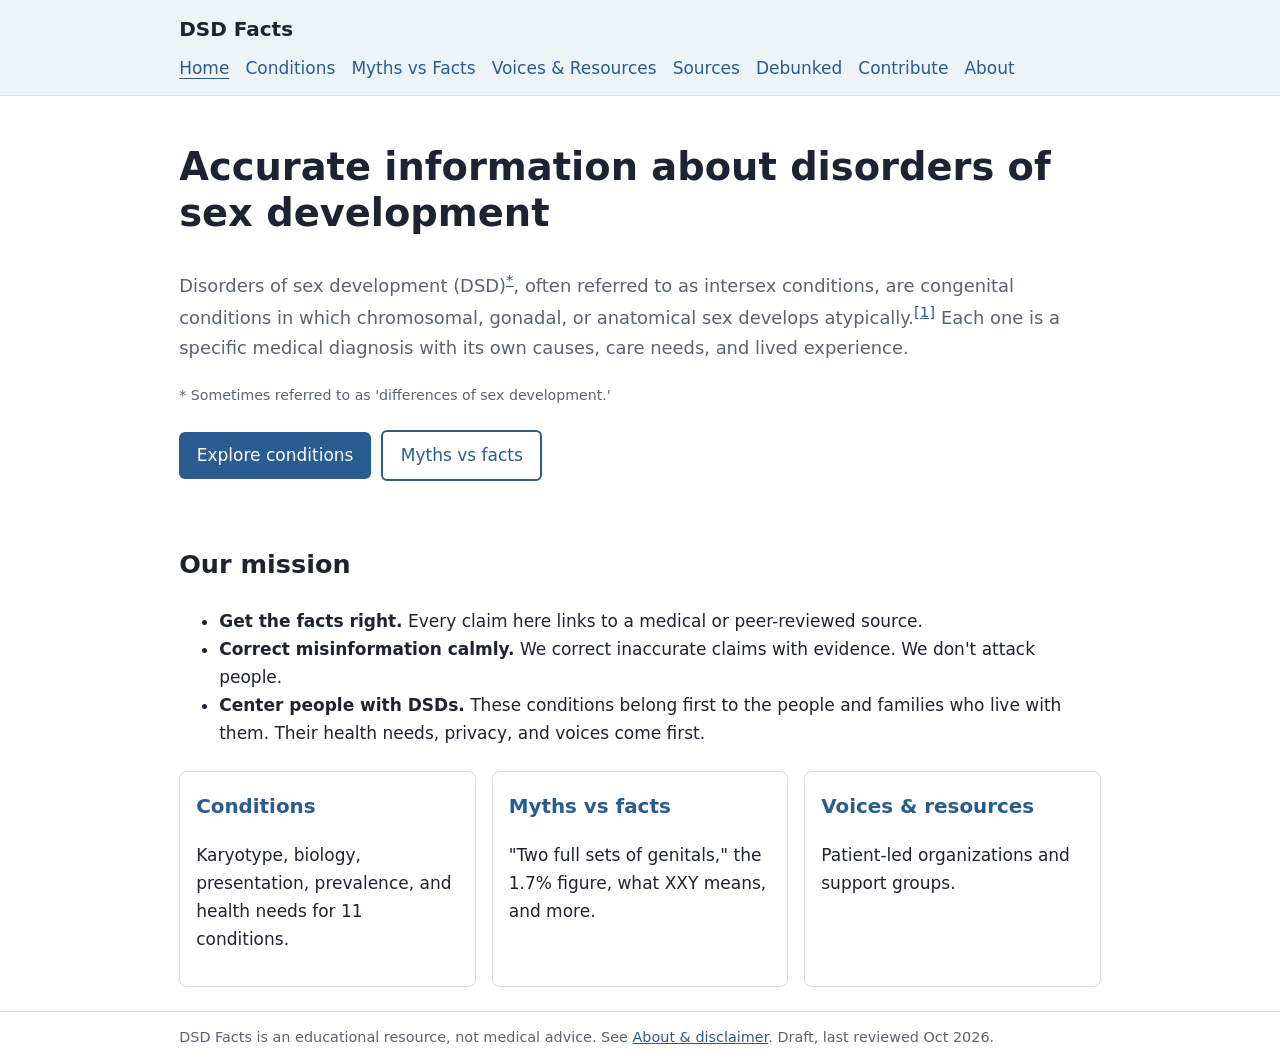
<file: index.html>
<!doctype html><html lang="en"><head><meta charset="utf-8"><meta name="viewport" content="width=device-width,initial-scale=1">
<title>Home | DSD Facts</title><meta name="description" content="Evidence-based information about disorders of sex development (DSD).">
<link rel="stylesheet" href="style.css"></head><body><a class="skip" href="#main">Skip to content</a>
<header><div class="wrap"><a class="brand" href="index.html">DSD Facts</a><nav aria-label="Main"><ul><li><a href="index.html" aria-current="page">Home</a></li><li><a href="conditions.html">Conditions</a></li><li><a href="myths.html">Myths vs Facts</a></li><li><a href="voices.html">Voices &amp; Resources</a></li><li><a href="sources.html">Sources</a></li><li><a href="debunked.html">Debunked</a></li><li><a href="contribute.html">Contribute</a></li><li><a href="about.html">About</a></li></ul></nav></div></header>
<main id="main" class="wrap"><section class="hero"><h1>Accurate information about disorders of sex development</h1>
<p class="lead">Disorders of sex development (DSD)<sup><a href="about.html#terms" aria-label="Terminology note">*</a></sup>, often referred to as intersex conditions, are congenital conditions in which chromosomal, gonadal, or anatomical sex develops atypically.<sup><a href="sources.html#lee2006">[1]</a></sup> Each one is a specific medical diagnosis with its own causes, care needs, and lived experience.</p><p class="fn"><small>* Sometimes referred to as 'differences of sex development.'</small></p>
<p><a class="btn" href="conditions.html">Explore conditions</a> <a class="btn alt" href="myths.html">Myths vs facts</a></p></section>
<h2>Our mission</h2><ul>
<li><strong>Get the facts right.</strong> Every claim here links to a medical or peer-reviewed source.</li>
<li><strong>Correct misinformation calmly.</strong> We correct inaccurate claims with evidence. We don't attack people.</li>
<li><strong>Center people with DSDs.</strong> These conditions belong first to the people and families who live with them. Their health needs, privacy, and voices come first.</li></ul>
<div class="cards">
<a class="card" href="conditions.html"><h3>Conditions</h3><p>Karyotype, biology, presentation, prevalence, and health needs for 11 conditions.</p></a>
<a class="card" href="myths.html"><h3>Myths vs facts</h3><p>"Two full sets of genitals," the 1.7% figure, what XXY means, and more.</p></a>
<a class="card" href="voices.html"><h3>Voices &amp; resources</h3><p>Patient-led organizations and support groups.</p></a></div></main>
<footer><div class="wrap"><p>DSD Facts is an educational resource, not medical advice. See <a href="about.html">About &amp; disclaimer</a>. Draft, last reviewed Oct 2026.</p></div></footer></body></html>
</file>
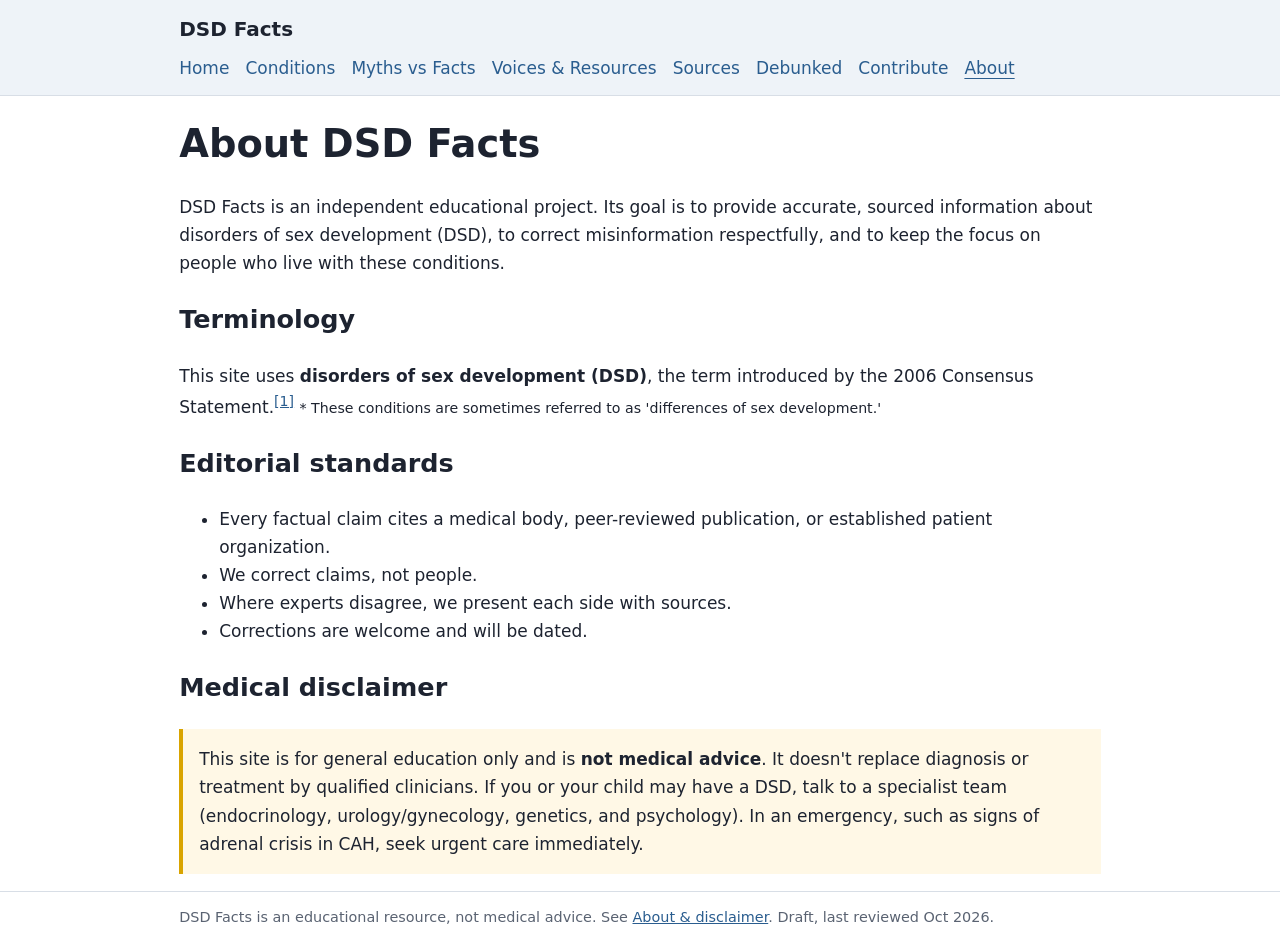
<file: about.html>
<!doctype html><html lang="en"><head><meta charset="utf-8"><meta name="viewport" content="width=device-width,initial-scale=1">
<title>About | DSD Facts</title><meta name="description" content="Evidence-based information about disorders of sex development (DSD).">
<link rel="stylesheet" href="style.css"></head><body><a class="skip" href="#main">Skip to content</a>
<header><div class="wrap"><a class="brand" href="index.html">DSD Facts</a><nav aria-label="Main"><ul><li><a href="index.html">Home</a></li><li><a href="conditions.html">Conditions</a></li><li><a href="myths.html">Myths vs Facts</a></li><li><a href="voices.html">Voices &amp; Resources</a></li><li><a href="sources.html">Sources</a></li><li><a href="debunked.html">Debunked</a></li><li><a href="contribute.html">Contribute</a></li><li><a href="about.html" aria-current="page">About</a></li></ul></nav></div></header>
<main id="main" class="wrap"><h1>About DSD Facts</h1><p>DSD Facts is an independent educational project. Its goal is to provide accurate, sourced information about disorders of sex development (DSD), to correct misinformation respectfully, and to keep the focus on people who live with these conditions.</p>
<h2 id="terms">Terminology</h2><p>This site uses <strong>disorders of sex development (DSD)</strong>, the term introduced by the 2006 Consensus Statement.<sup><a href="sources.html#lee2006">[1]</a></sup> <small>* These conditions are sometimes referred to as 'differences of sex development.'</small></p><h2>Editorial standards</h2><ul><li>Every factual claim cites a medical body, peer-reviewed publication, or established patient organization.</li><li>We correct claims, not people.</li><li>Where experts disagree, we present each side with sources.</li><li>Corrections are welcome and will be dated.</li></ul>
<h2 id="disclaimer">Medical disclaimer</h2><p class="note">This site is for general education only and is <strong>not medical advice</strong>. It doesn't replace diagnosis or treatment by qualified clinicians. If you or your child may have a DSD, talk to a specialist team (endocrinology, urology/gynecology, genetics, and psychology). In an emergency, such as signs of adrenal crisis in CAH, seek urgent care immediately.</p></main>
<footer><div class="wrap"><p>DSD Facts is an educational resource, not medical advice. See <a href="about.html">About &amp; disclaimer</a>. Draft, last reviewed Oct 2026.</p></div></footer></body></html>
</file>
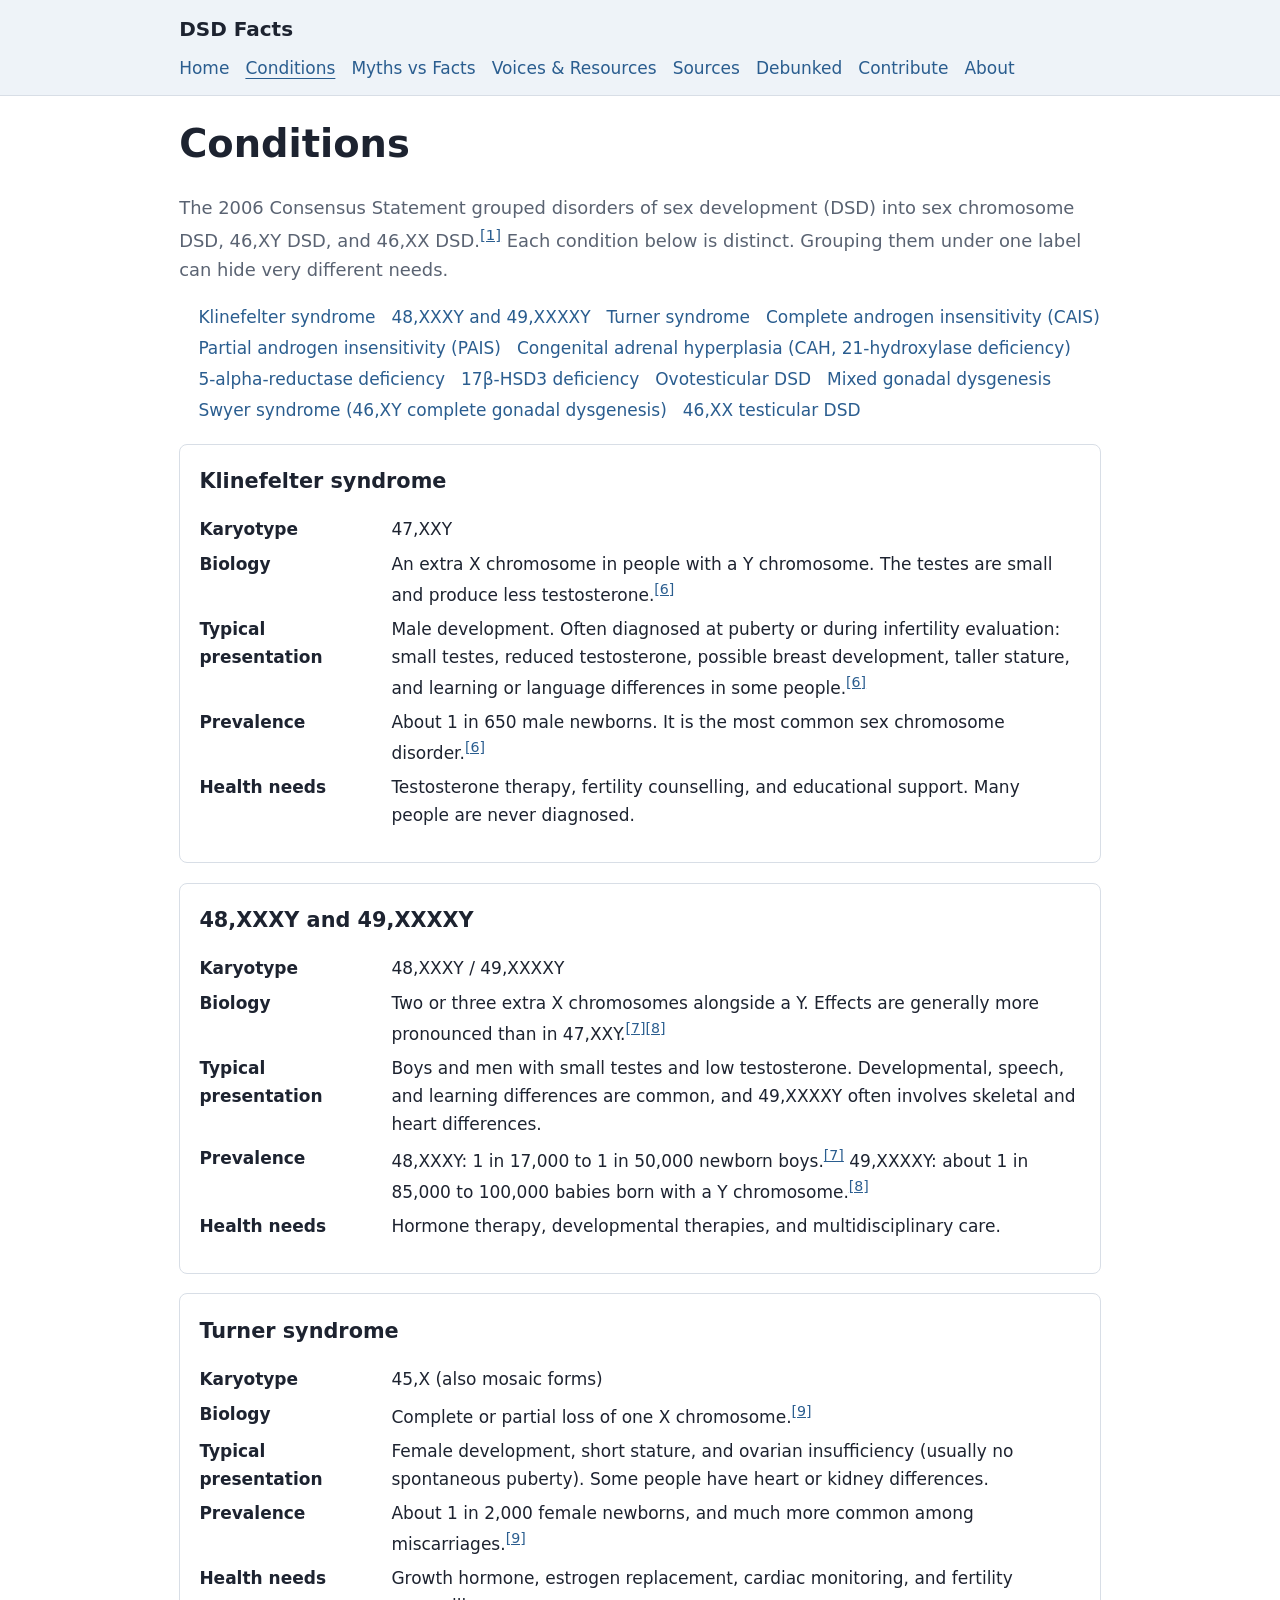
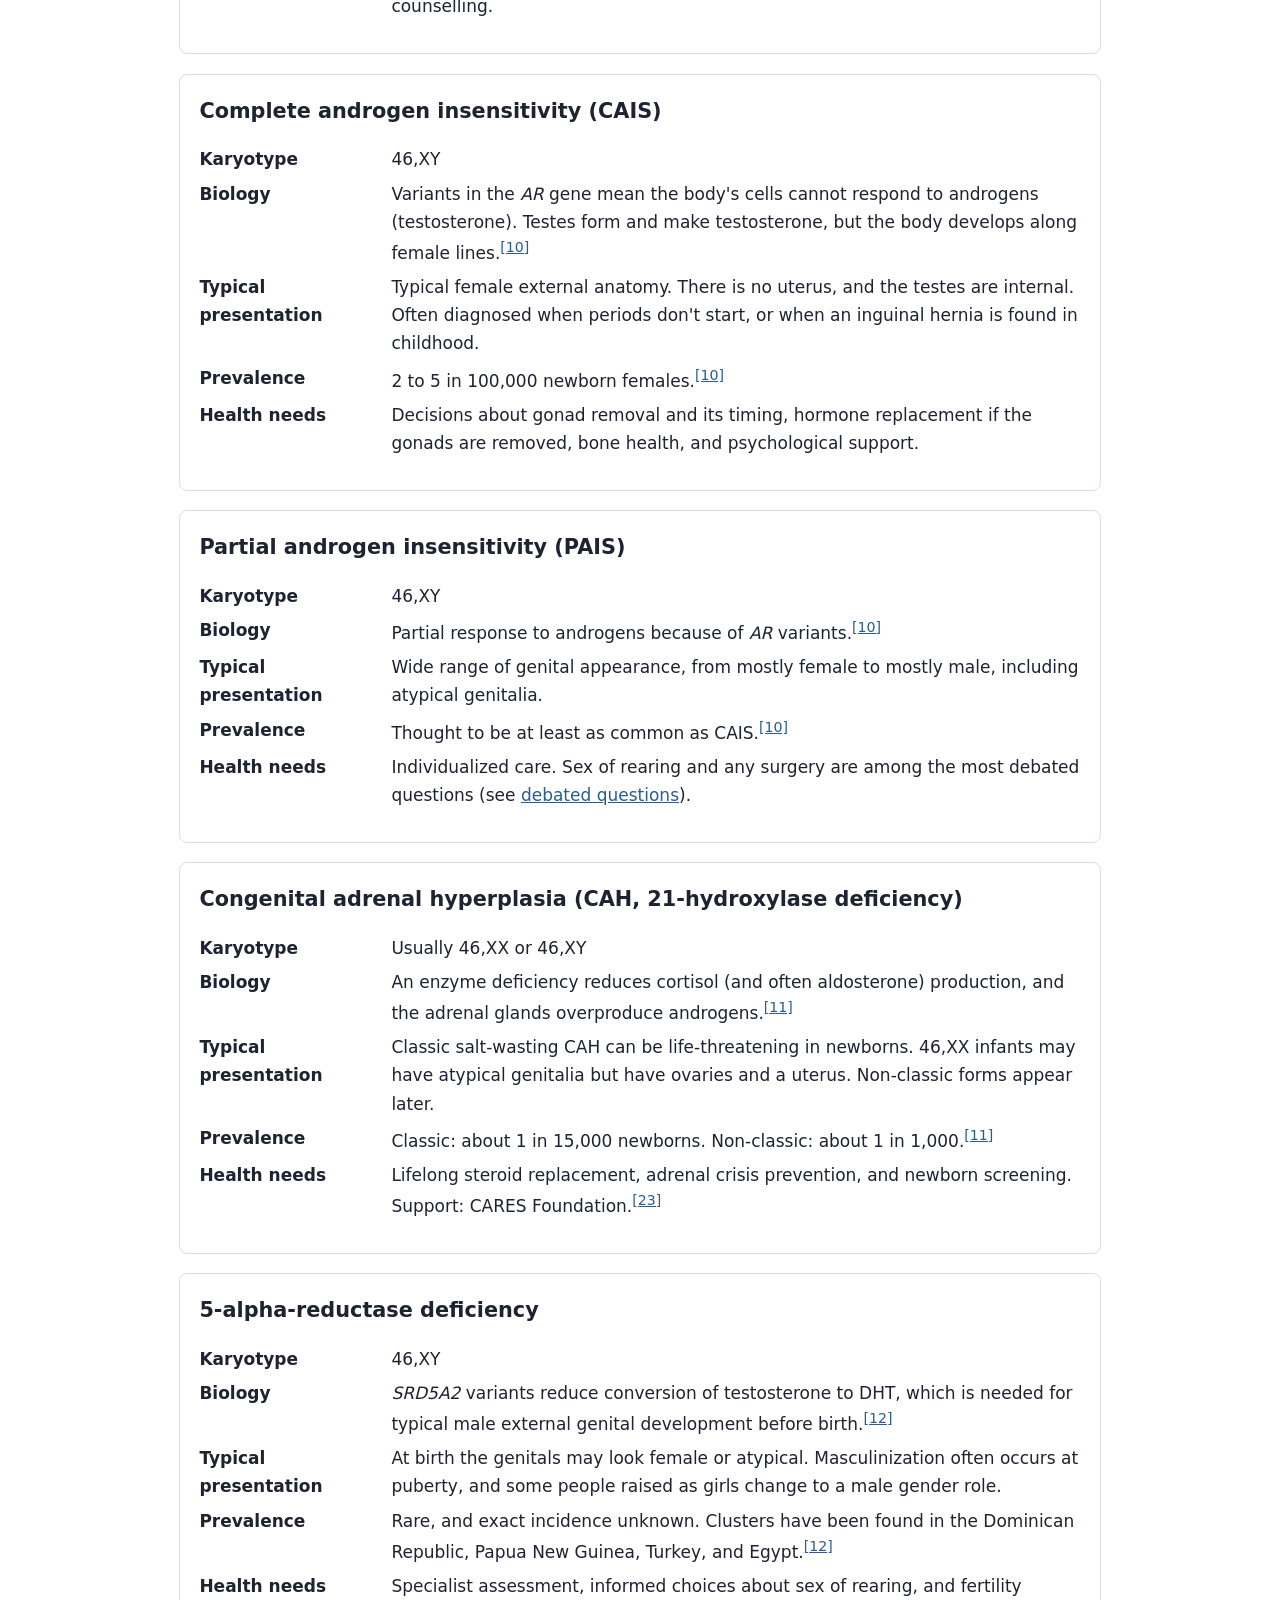
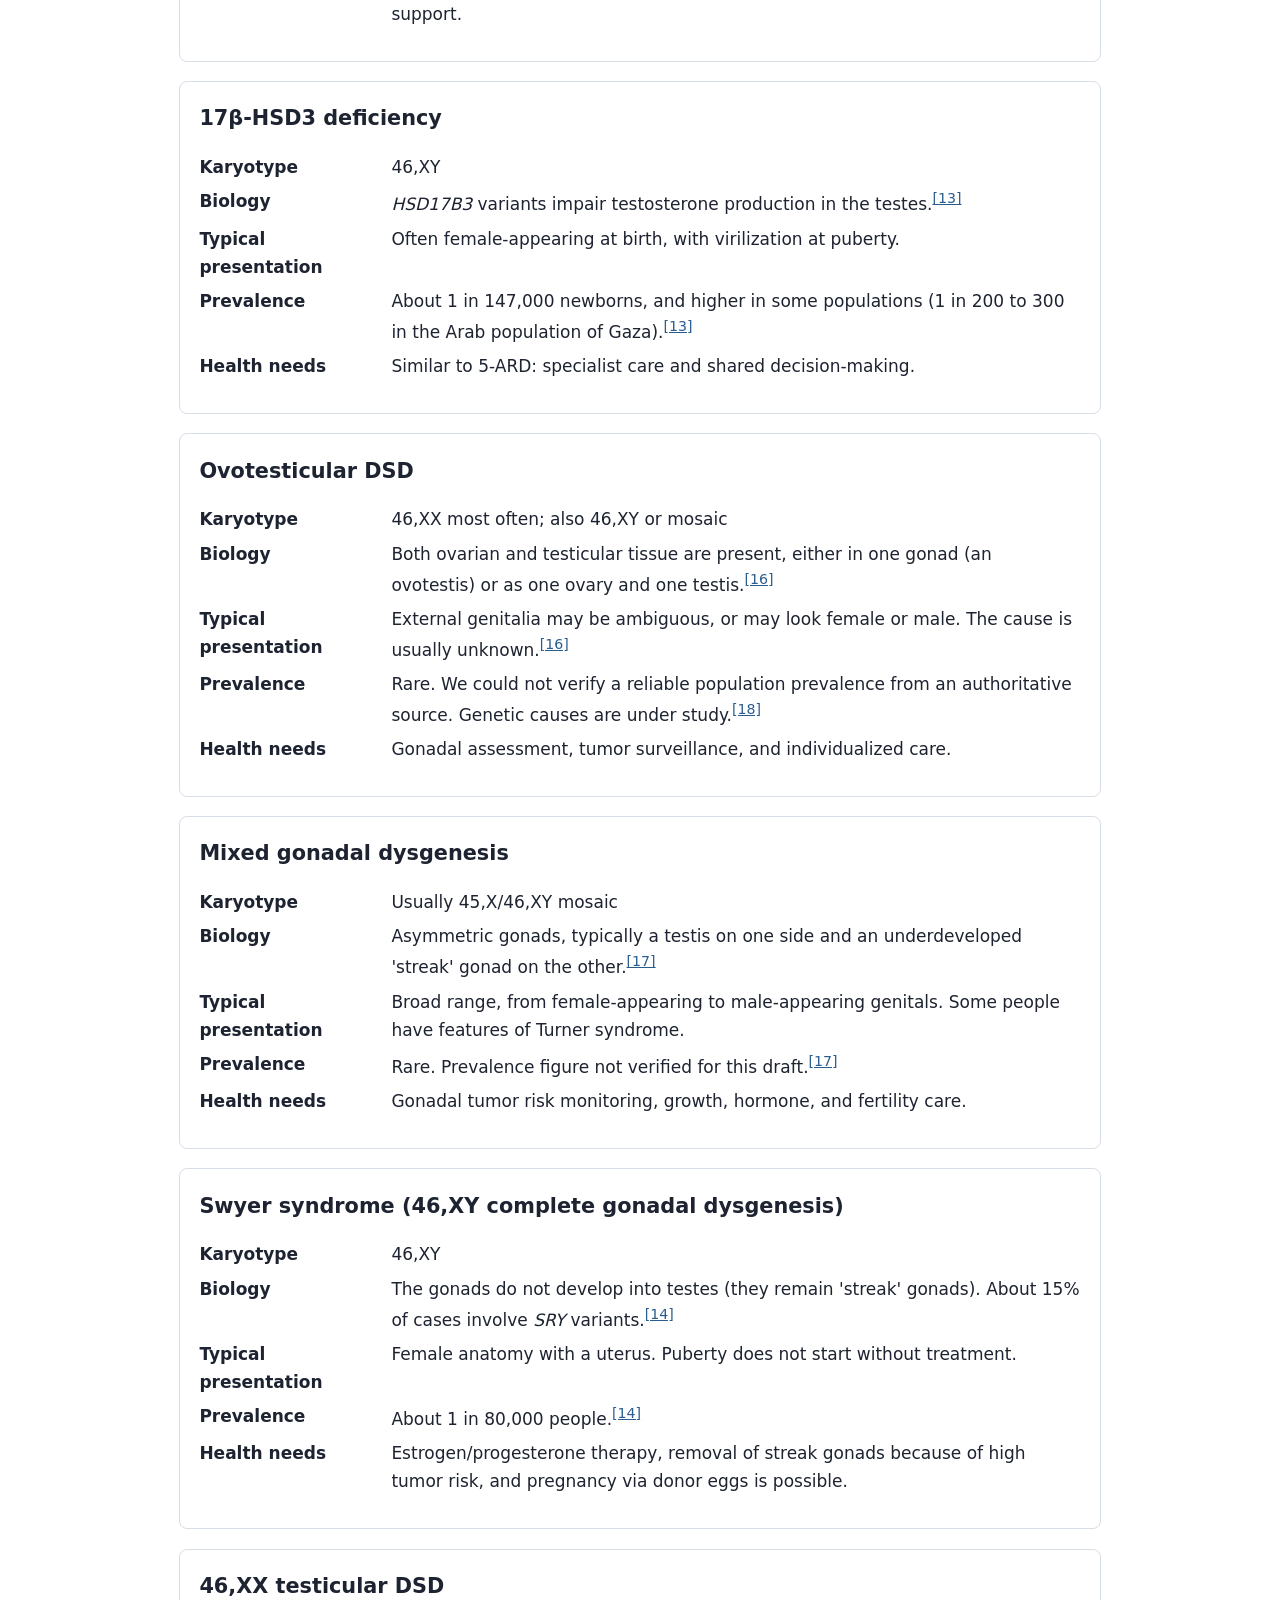
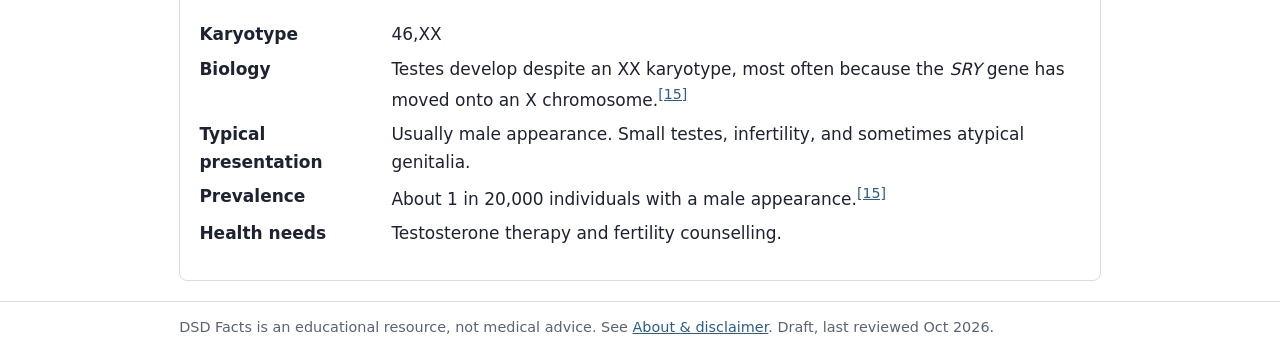
<file: conditions.html>
<!doctype html><html lang="en"><head><meta charset="utf-8"><meta name="viewport" content="width=device-width,initial-scale=1">
<title>Conditions | DSD Facts</title><meta name="description" content="Evidence-based information about disorders of sex development (DSD).">
<link rel="stylesheet" href="style.css"></head><body><a class="skip" href="#main">Skip to content</a>
<header><div class="wrap"><a class="brand" href="index.html">DSD Facts</a><nav aria-label="Main"><ul><li><a href="index.html">Home</a></li><li><a href="conditions.html" aria-current="page">Conditions</a></li><li><a href="myths.html">Myths vs Facts</a></li><li><a href="voices.html">Voices &amp; Resources</a></li><li><a href="sources.html">Sources</a></li><li><a href="debunked.html">Debunked</a></li><li><a href="contribute.html">Contribute</a></li><li><a href="about.html">About</a></li></ul></nav></div></header>
<main id="main" class="wrap"><h1>Conditions</h1><p class="lead">The 2006 Consensus Statement grouped disorders of sex development (DSD) into sex chromosome DSD, 46,XY DSD, and 46,XX DSD.<sup><a href="sources.html#lee2006">[1]</a></sup> Each condition below is distinct. Grouping them under one label can hide very different needs.</p><nav class="toc" aria-label="Conditions"><ul><li><a href="#c0">Klinefelter syndrome</a></li><li><a href="#c1">48,XXXY and 49,XXXXY</a></li><li><a href="#c2">Turner syndrome</a></li><li><a href="#c3">Complete androgen insensitivity (CAIS)</a></li><li><a href="#c4">Partial androgen insensitivity (PAIS)</a></li><li><a href="#c5">Congenital adrenal hyperplasia (CAH, 21-hydroxylase deficiency)</a></li><li><a href="#c6">5-alpha-reductase deficiency</a></li><li><a href="#c7">17β-HSD3 deficiency</a></li><li><a href="#c8">Ovotesticular DSD</a></li><li><a href="#c9">Mixed gonadal dysgenesis</a></li><li><a href="#c10">Swyer syndrome (46,XY complete gonadal dysgenesis)</a></li><li><a href="#c11">46,XX testicular DSD</a></li></ul></nav><article class="cond" id="c0"><h2>Klinefelter syndrome</h2><dl><dt>Karyotype</dt><dd>47,XXY</dd><dt>Biology</dt><dd>An extra X chromosome in people with a Y chromosome. The testes are small and produce less testosterone.<sup><a href="sources.html#ks">[6]</a></sup></dd><dt>Typical presentation</dt><dd>Male development. Often diagnosed at puberty or during infertility evaluation: small testes, reduced testosterone, possible breast development, taller stature, and learning or language differences in some people.<sup><a href="sources.html#ks">[6]</a></sup></dd><dt>Prevalence</dt><dd>About 1 in 650 male newborns. It is the most common sex chromosome disorder.<sup><a href="sources.html#ks">[6]</a></sup></dd><dt>Health needs</dt><dd>Testosterone therapy, fertility counselling, and educational support. Many people are never diagnosed.</dd></dl></article><article class="cond" id="c1"><h2>48,XXXY and 49,XXXXY</h2><dl><dt>Karyotype</dt><dd>48,XXXY / 49,XXXXY</dd><dt>Biology</dt><dd>Two or three extra X chromosomes alongside a Y. Effects are generally more pronounced than in 47,XXY.<sup><a href="sources.html#xxxy">[7]</a></sup><sup><a href="sources.html#xxxxy">[8]</a></sup></dd><dt>Typical presentation</dt><dd>Boys and men with small testes and low testosterone. Developmental, speech, and learning differences are common, and 49,XXXXY often involves skeletal and heart differences.</dd><dt>Prevalence</dt><dd>48,XXXY: 1 in 17,000 to 1 in 50,000 newborn boys.<sup><a href="sources.html#xxxy">[7]</a></sup> 49,XXXXY: about 1 in 85,000 to 100,000 babies born with a Y chromosome.<sup><a href="sources.html#xxxxy">[8]</a></sup></dd><dt>Health needs</dt><dd>Hormone therapy, developmental therapies, and multidisciplinary care.</dd></dl></article><article class="cond" id="c2"><h2>Turner syndrome</h2><dl><dt>Karyotype</dt><dd>45,X (also mosaic forms)</dd><dt>Biology</dt><dd>Complete or partial loss of one X chromosome.<sup><a href="sources.html#ts">[9]</a></sup></dd><dt>Typical presentation</dt><dd>Female development, short stature, and ovarian insufficiency (usually no spontaneous puberty). Some people have heart or kidney differences.</dd><dt>Prevalence</dt><dd>About 1 in 2,000 female newborns, and much more common among miscarriages.<sup><a href="sources.html#ts">[9]</a></sup></dd><dt>Health needs</dt><dd>Growth hormone, estrogen replacement, cardiac monitoring, and fertility counselling.</dd></dl></article><article class="cond" id="c3"><h2>Complete androgen insensitivity (CAIS)</h2><dl><dt>Karyotype</dt><dd>46,XY</dd><dt>Biology</dt><dd>Variants in the <em>AR</em> gene mean the body's cells cannot respond to androgens (testosterone). Testes form and make testosterone, but the body develops along female lines.<sup><a href="sources.html#ais">[10]</a></sup></dd><dt>Typical presentation</dt><dd>Typical female external anatomy. There is no uterus, and the testes are internal. Often diagnosed when periods don't start, or when an inguinal hernia is found in childhood.</dd><dt>Prevalence</dt><dd>2 to 5 in 100,000 newborn females.<sup><a href="sources.html#ais">[10]</a></sup></dd><dt>Health needs</dt><dd>Decisions about gonad removal and its timing, hormone replacement if the gonads are removed, bone health, and psychological support.</dd></dl></article><article class="cond" id="c4"><h2>Partial androgen insensitivity (PAIS)</h2><dl><dt>Karyotype</dt><dd>46,XY</dd><dt>Biology</dt><dd>Partial response to androgens because of <em>AR</em> variants.<sup><a href="sources.html#ais">[10]</a></sup></dd><dt>Typical presentation</dt><dd>Wide range of genital appearance, from mostly female to mostly male, including atypical genitalia.</dd><dt>Prevalence</dt><dd>Thought to be at least as common as CAIS.<sup><a href="sources.html#ais">[10]</a></sup></dd><dt>Health needs</dt><dd>Individualized care. Sex of rearing and any surgery are among the most debated questions (see <a href="myths.html#debated">debated questions</a>).</dd></dl></article><article class="cond" id="c5"><h2>Congenital adrenal hyperplasia (CAH, 21-hydroxylase deficiency)</h2><dl><dt>Karyotype</dt><dd>Usually 46,XX or 46,XY</dd><dt>Biology</dt><dd>An enzyme deficiency reduces cortisol (and often aldosterone) production, and the adrenal glands overproduce androgens.<sup><a href="sources.html#cah">[11]</a></sup></dd><dt>Typical presentation</dt><dd>Classic salt-wasting CAH can be life-threatening in newborns. 46,XX infants may have atypical genitalia but have ovaries and a uterus. Non-classic forms appear later.</dd><dt>Prevalence</dt><dd>Classic: about 1 in 15,000 newborns. Non-classic: about 1 in 1,000.<sup><a href="sources.html#cah">[11]</a></sup></dd><dt>Health needs</dt><dd>Lifelong steroid replacement, adrenal crisis prevention, and newborn screening. Support: CARES Foundation.<sup><a href="sources.html#cares">[23]</a></sup></dd></dl></article><article class="cond" id="c6"><h2>5-alpha-reductase deficiency</h2><dl><dt>Karyotype</dt><dd>46,XY</dd><dt>Biology</dt><dd><em>SRD5A2</em> variants reduce conversion of testosterone to DHT, which is needed for typical male external genital development before birth.<sup><a href="sources.html#5ard">[12]</a></sup></dd><dt>Typical presentation</dt><dd>At birth the genitals may look female or atypical. Masculinization often occurs at puberty, and some people raised as girls change to a male gender role.</dd><dt>Prevalence</dt><dd>Rare, and exact incidence unknown. Clusters have been found in the Dominican Republic, Papua New Guinea, Turkey, and Egypt.<sup><a href="sources.html#5ard">[12]</a></sup></dd><dt>Health needs</dt><dd>Specialist assessment, informed choices about sex of rearing, and fertility support.</dd></dl></article><article class="cond" id="c7"><h2>17β-HSD3 deficiency</h2><dl><dt>Karyotype</dt><dd>46,XY</dd><dt>Biology</dt><dd><em>HSD17B3</em> variants impair testosterone production in the testes.<sup><a href="sources.html#17b">[13]</a></sup></dd><dt>Typical presentation</dt><dd>Often female-appearing at birth, with virilization at puberty.</dd><dt>Prevalence</dt><dd>About 1 in 147,000 newborns, and higher in some populations (1 in 200 to 300 in the Arab population of Gaza).<sup><a href="sources.html#17b">[13]</a></sup></dd><dt>Health needs</dt><dd>Similar to 5-ARD: specialist care and shared decision-making.</dd></dl></article><article class="cond" id="c8"><h2>Ovotesticular DSD</h2><dl><dt>Karyotype</dt><dd>46,XX most often; also 46,XY or mosaic</dd><dt>Biology</dt><dd>Both ovarian and testicular tissue are present, either in one gonad (an ovotestis) or as one ovary and one testis.<sup><a href="sources.html#ency">[16]</a></sup></dd><dt>Typical presentation</dt><dd>External genitalia may be ambiguous, or may look female or male. The cause is usually unknown.<sup><a href="sources.html#ency">[16]</a></sup></dd><dt>Prevalence</dt><dd>Rare. We could not verify a reliable population prevalence from an authoritative source. Genetic causes are under study.<sup><a href="sources.html#ovo">[18]</a></sup></dd><dt>Health needs</dt><dd>Gonadal assessment, tumor surveillance, and individualized care.</dd></dl></article><article class="cond" id="c9"><h2>Mixed gonadal dysgenesis</h2><dl><dt>Karyotype</dt><dd>Usually 45,X/46,XY mosaic</dd><dt>Biology</dt><dd>Asymmetric gonads, typically a testis on one side and an underdeveloped 'streak' gonad on the other.<sup><a href="sources.html#mgd">[17]</a></sup></dd><dt>Typical presentation</dt><dd>Broad range, from female-appearing to male-appearing genitals. Some people have features of Turner syndrome.</dd><dt>Prevalence</dt><dd>Rare. Prevalence figure not verified for this draft.<sup><a href="sources.html#mgd">[17]</a></sup></dd><dt>Health needs</dt><dd>Gonadal tumor risk monitoring, growth, hormone, and fertility care.</dd></dl></article><article class="cond" id="c10"><h2>Swyer syndrome (46,XY complete gonadal dysgenesis)</h2><dl><dt>Karyotype</dt><dd>46,XY</dd><dt>Biology</dt><dd>The gonads do not develop into testes (they remain 'streak' gonads). About 15% of cases involve <em>SRY</em> variants.<sup><a href="sources.html#swyer">[14]</a></sup></dd><dt>Typical presentation</dt><dd>Female anatomy with a uterus. Puberty does not start without treatment.</dd><dt>Prevalence</dt><dd>About 1 in 80,000 people.<sup><a href="sources.html#swyer">[14]</a></sup></dd><dt>Health needs</dt><dd>Estrogen/progesterone therapy, removal of streak gonads because of high tumor risk, and pregnancy via donor eggs is possible.</dd></dl></article><article class="cond" id="c11"><h2>46,XX testicular DSD</h2><dl><dt>Karyotype</dt><dd>46,XX</dd><dt>Biology</dt><dd>Testes develop despite an XX karyotype, most often because the <em>SRY</em> gene has moved onto an X chromosome.<sup><a href="sources.html#xxt">[15]</a></sup></dd><dt>Typical presentation</dt><dd>Usually male appearance. Small testes, infertility, and sometimes atypical genitalia.</dd><dt>Prevalence</dt><dd>About 1 in 20,000 individuals with a male appearance.<sup><a href="sources.html#xxt">[15]</a></sup></dd><dt>Health needs</dt><dd>Testosterone therapy and fertility counselling.</dd></dl></article></main>
<footer><div class="wrap"><p>DSD Facts is an educational resource, not medical advice. See <a href="about.html">About &amp; disclaimer</a>. Draft, last reviewed Oct 2026.</p></div></footer></body></html>
</file>
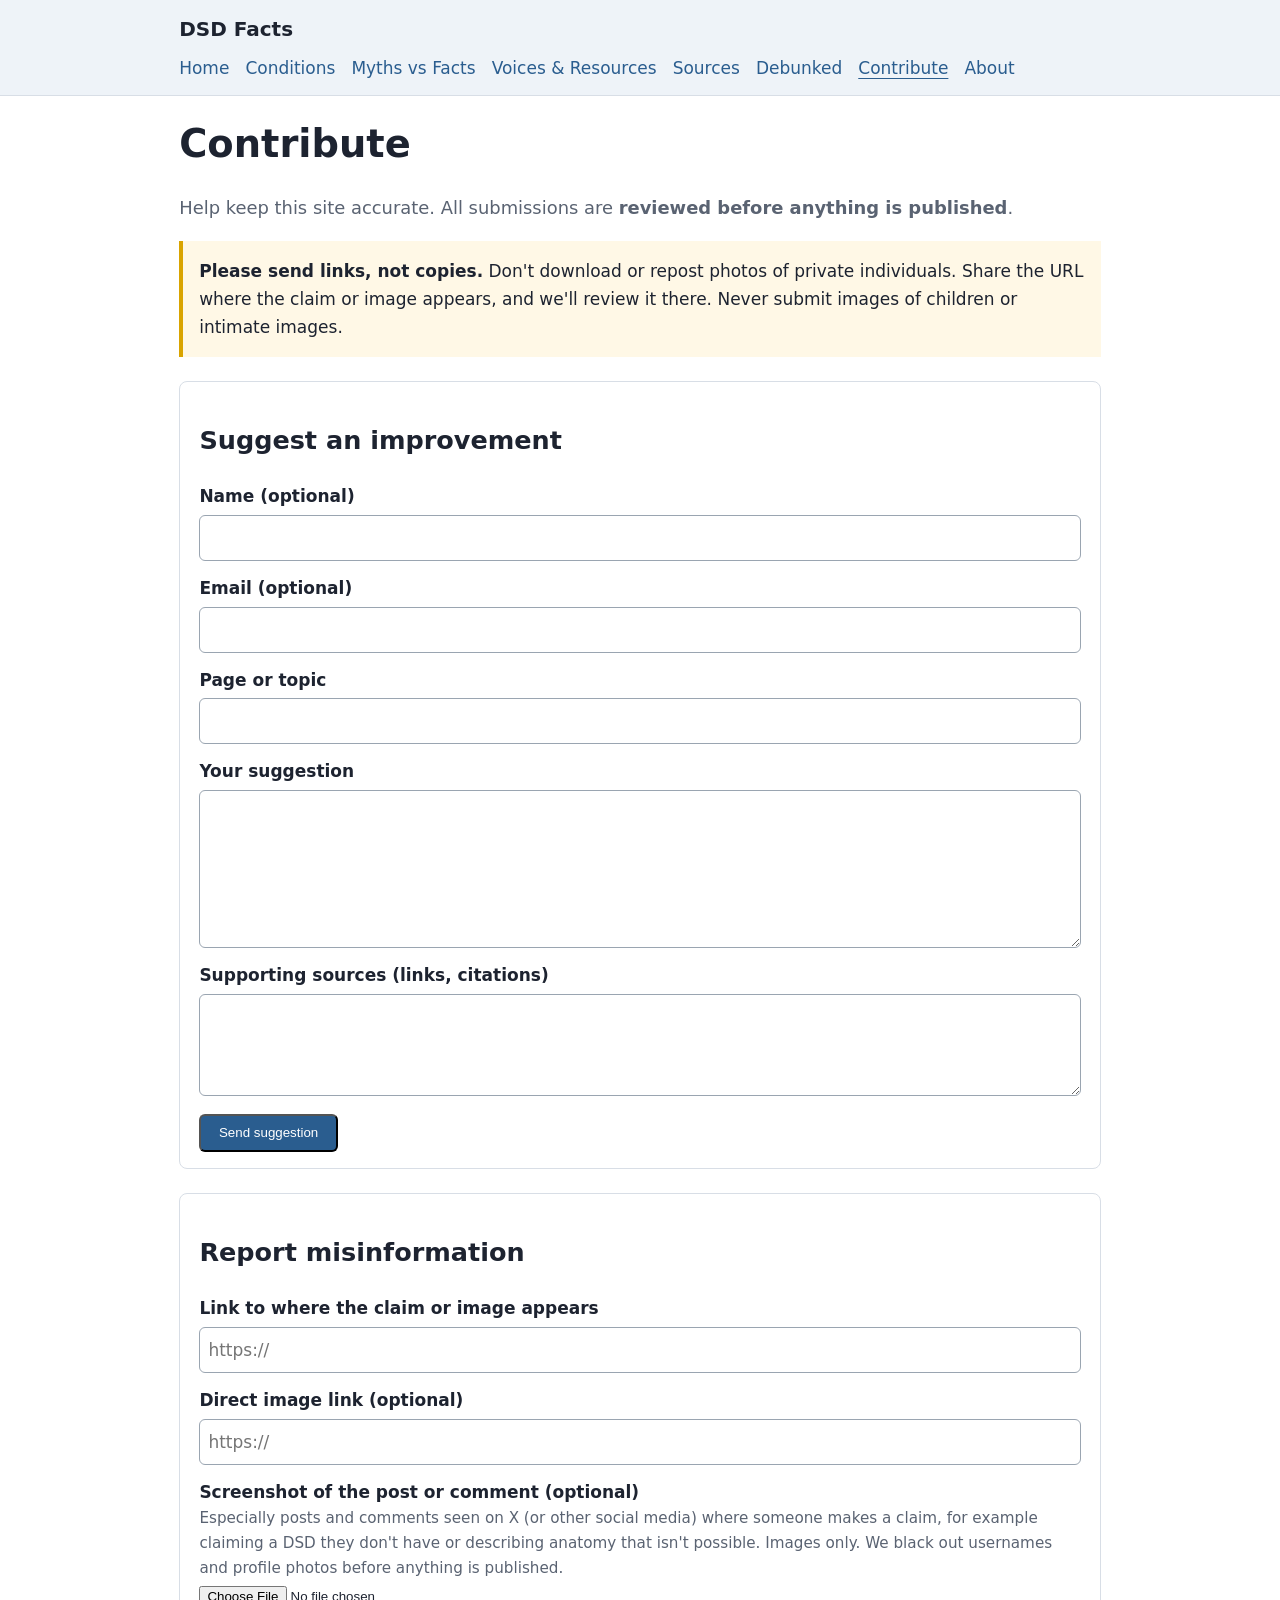
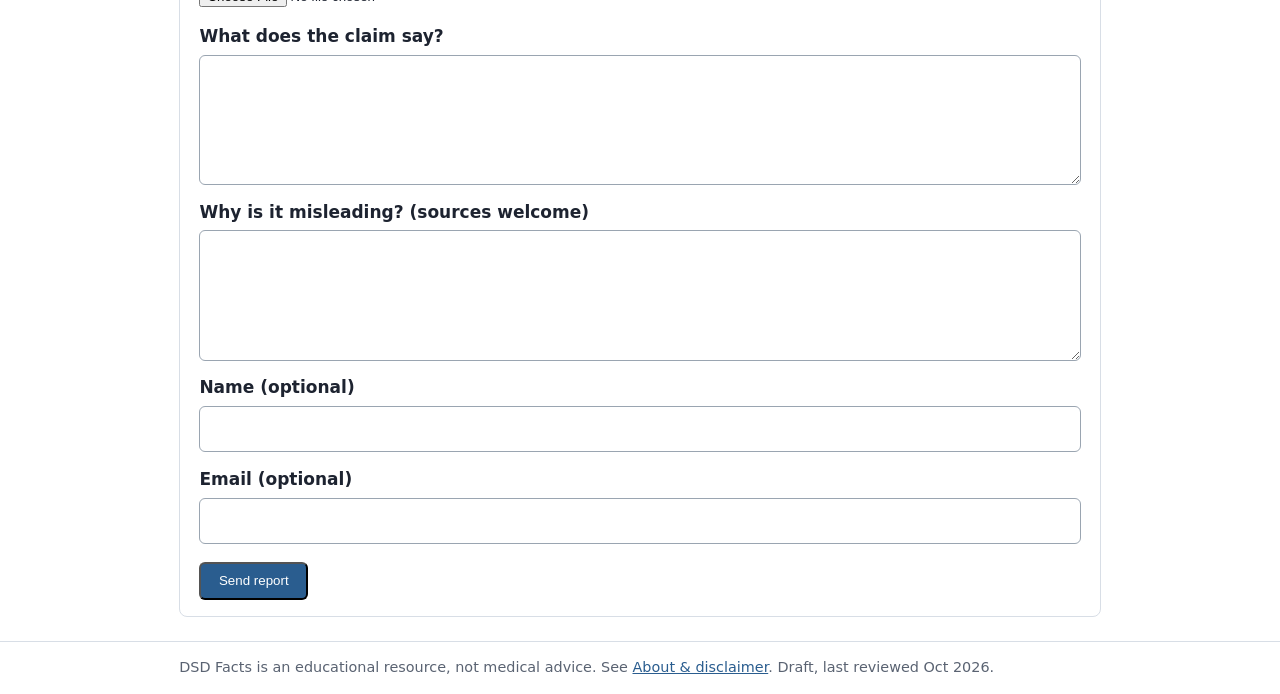
<file: contribute.html>
<!doctype html><html lang="en"><head><meta charset="utf-8"><meta name="viewport" content="width=device-width,initial-scale=1">
<title>Contribute | DSD Facts</title><meta name="description" content="Evidence-based information about disorders of sex development (DSD).">
<link rel="stylesheet" href="style.css"></head><body><a class="skip" href="#main">Skip to content</a>
<header><div class="wrap"><a class="brand" href="index.html">DSD Facts</a><nav aria-label="Main"><ul><li><a href="index.html">Home</a></li><li><a href="conditions.html">Conditions</a></li><li><a href="myths.html">Myths vs Facts</a></li><li><a href="voices.html">Voices &amp; Resources</a></li><li><a href="sources.html">Sources</a></li><li><a href="debunked.html">Debunked</a></li><li><a href="contribute.html" aria-current="page">Contribute</a></li><li><a href="about.html">About</a></li></ul></nav></div></header>
<main id="main" class="wrap"><h1>Contribute</h1><p class="lead">Help keep this site accurate. All submissions are <strong>reviewed before anything is published</strong>.</p>
<p class="note"><strong>Please send links, not copies.</strong> Don't download or repost photos of private individuals. Share the URL where the claim or image appears, and we'll review it there. Never submit images of children or intimate images.</p>
<section class="formbox"><h2 id="suggest">Suggest an improvement</h2>
<form action="https://formsubmit.co/c5349cab16477242773d39d969a56e77" method="POST"><input type="hidden" name="_subject" value="DSD Facts: Suggestion"><input type="hidden" name="_template" value="table"><input type="hidden" name="_next" value="https://tronmetatron.github.io/dsd-facts/thanks.html"><input type="text" name="_honey" class="hp" tabindex="-1" autocomplete="off" aria-hidden="true">
<label>Name (optional)<input name="name" autocomplete="name"></label>
<label>Email (optional)<input type="email" name="email" autocomplete="email"></label>
<label>Page or topic<input name="page_or_topic" required></label>
<label>Your suggestion<textarea name="suggestion" rows="5" required></textarea></label>
<label>Supporting sources (links, citations)<textarea name="sources" rows="3"></textarea></label>
<button class="btn" type="submit">Send suggestion</button></form></section>
<section class="formbox"><h2 id="report">Report misinformation</h2>
<form action="https://formsubmit.co/c5349cab16477242773d39d969a56e77" method="POST" enctype="multipart/form-data"><input type="hidden" name="_subject" value="DSD Facts: Misinformation report"><input type="hidden" name="_template" value="table"><input type="hidden" name="_next" value="https://tronmetatron.github.io/dsd-facts/thanks.html"><input type="text" name="_honey" class="hp" tabindex="-1" autocomplete="off" aria-hidden="true">
<label>Link to where the claim or image appears<input type="url" name="claim_url" placeholder="https://" required></label>
<label>Direct image link (optional)<input type="url" name="image_url" placeholder="https://"></label>
<label>Screenshot of the post or comment (optional)<span class="hint">Especially posts and comments seen on X (or other social media) where someone makes a claim, for example claiming a DSD they don't have or describing anatomy that isn't possible. Images only. We black out usernames and profile photos before anything is published.</span><input type="file" name="attachment" accept="image/*"></label>
<label>What does the claim say?<textarea name="claim" rows="4" required></textarea></label>
<label>Why is it misleading? (sources welcome)<textarea name="why_misleading" rows="4" required></textarea></label>
<label>Name (optional)<input name="name"></label><label>Email (optional)<input type="email" name="email"></label>
<button class="btn" type="submit">Send report</button></form></section></main>
<footer><div class="wrap"><p>DSD Facts is an educational resource, not medical advice. See <a href="about.html">About &amp; disclaimer</a>. Draft, last reviewed Oct 2026.</p></div></footer></body></html>
</file>
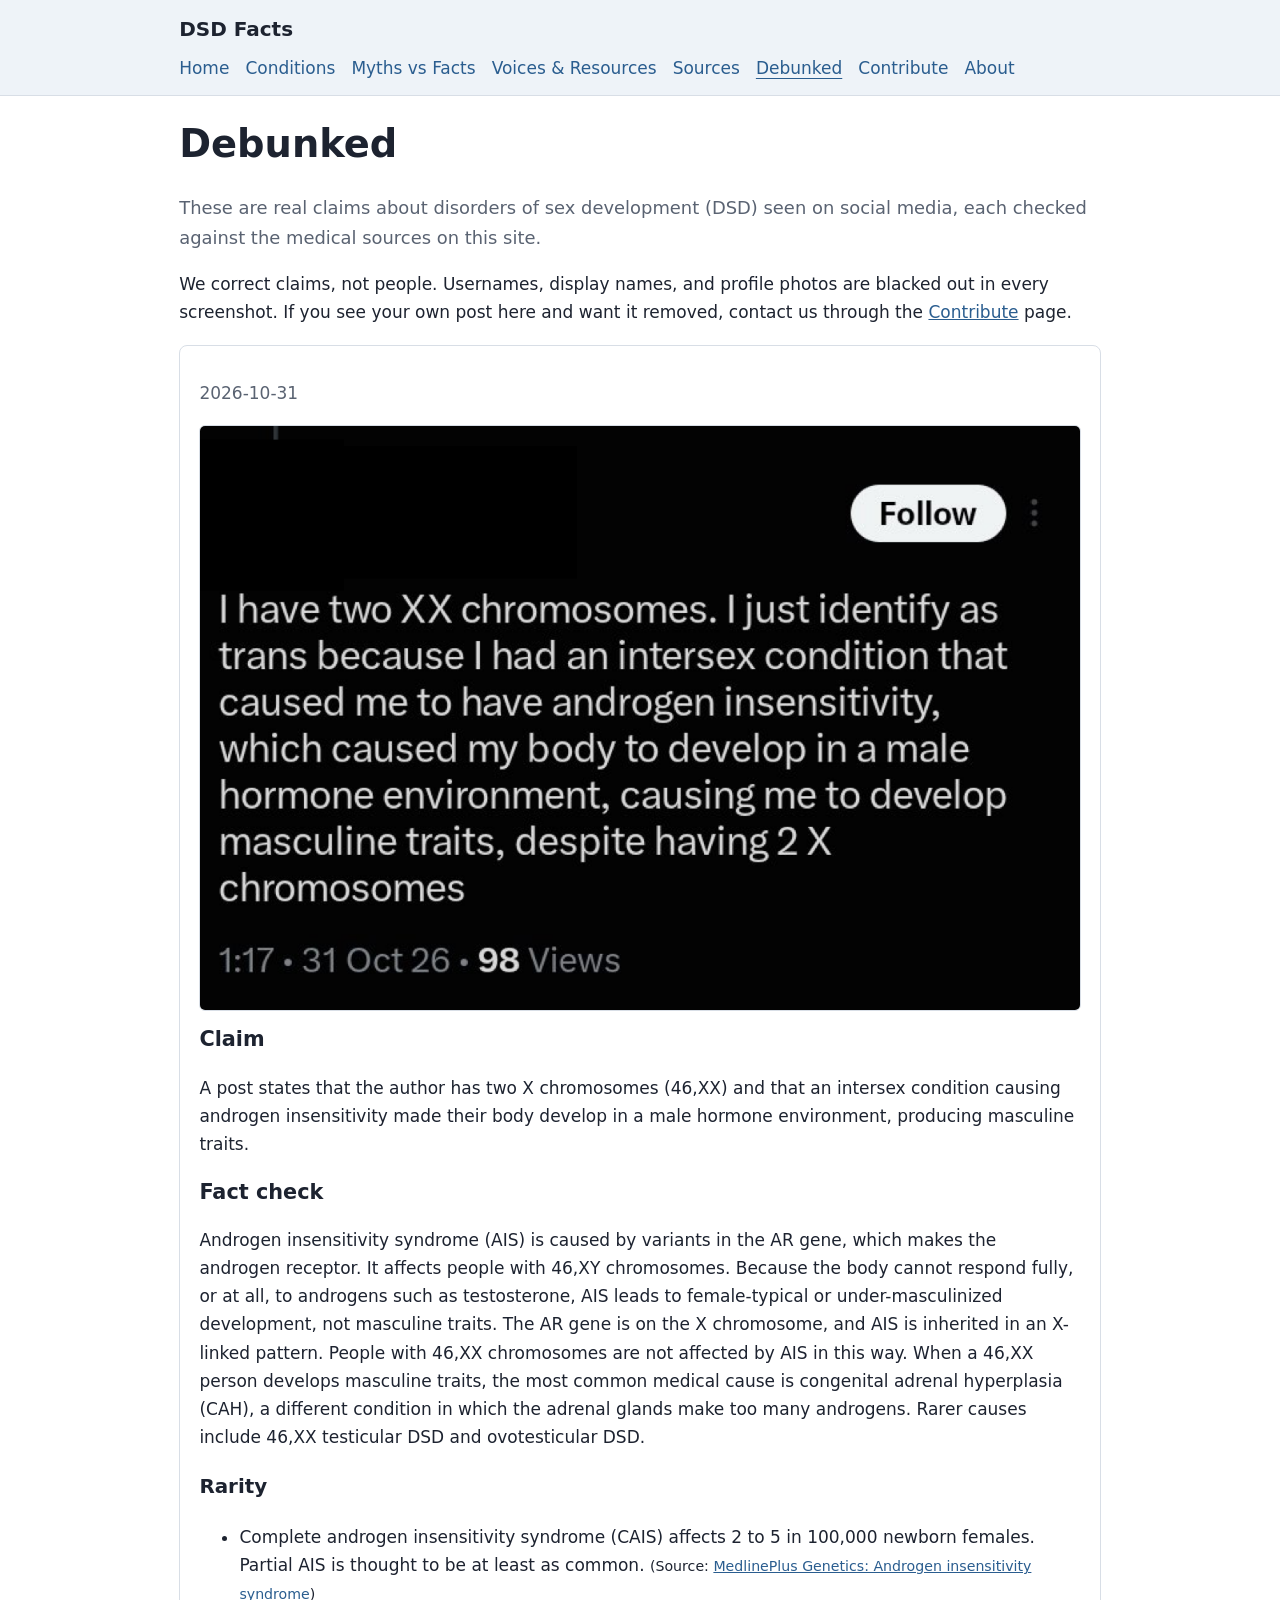
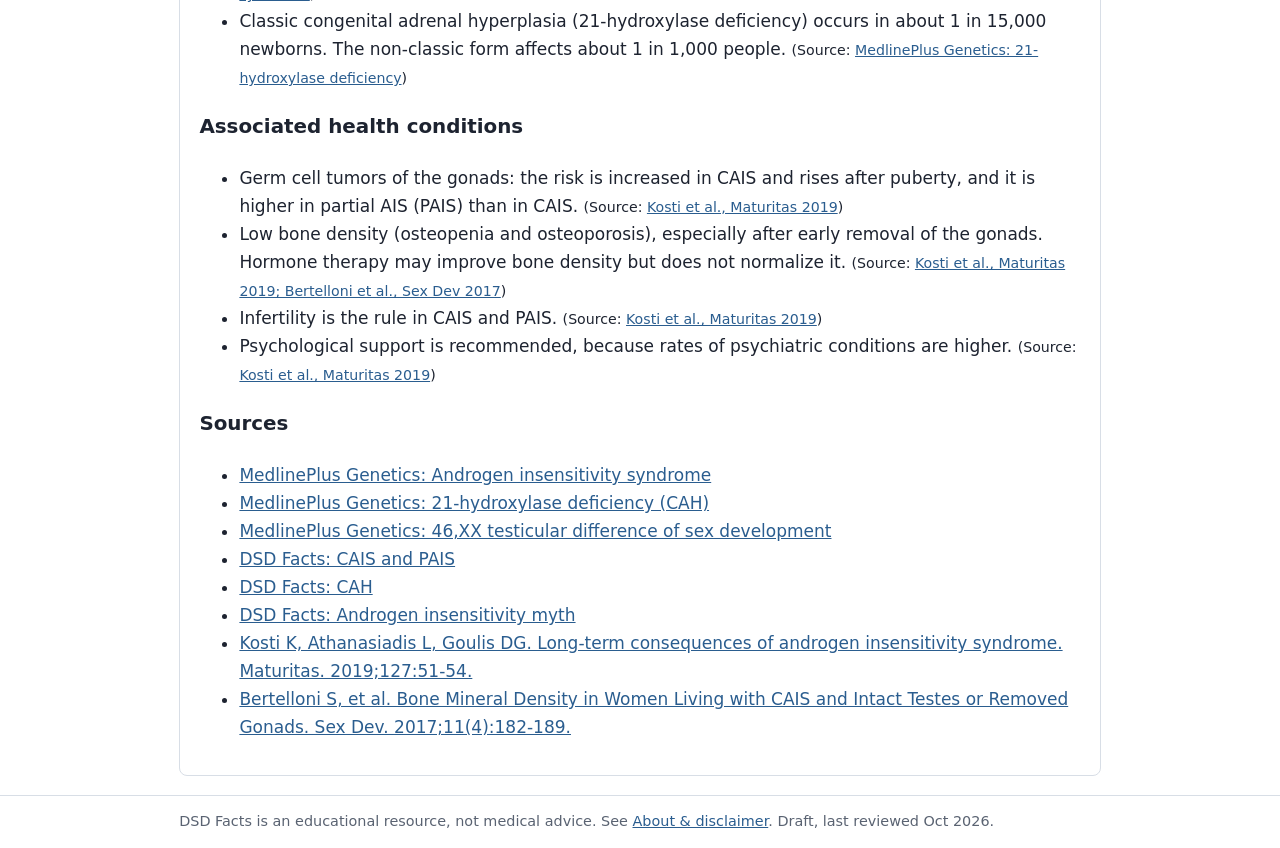
<file: debunked.html>
<!doctype html><html lang="en"><head><meta charset="utf-8"><meta name="viewport" content="width=device-width,initial-scale=1">
<title>Debunked | DSD Facts</title><meta name="description" content="Evidence-based information about disorders of sex development (DSD).">
<link rel="stylesheet" href="style.css"></head><body><a class="skip" href="#main">Skip to content</a>
<header><div class="wrap"><a class="brand" href="index.html">DSD Facts</a><nav aria-label="Main"><ul><li><a href="index.html">Home</a></li><li><a href="conditions.html">Conditions</a></li><li><a href="myths.html">Myths vs Facts</a></li><li><a href="voices.html">Voices &amp; Resources</a></li><li><a href="sources.html">Sources</a></li><li><a href="debunked.html" aria-current="page">Debunked</a></li><li><a href="contribute.html">Contribute</a></li><li><a href="about.html">About</a></li></ul></nav></div></header>
<main id="main" class="wrap"><h1>Debunked</h1><p class="lead">These are real claims about disorders of sex development (DSD) seen on social media, each checked against the medical sources on this site.</p>
<p>We correct claims, not people. Usernames, display names, and profile photos are blacked out in every screenshot. If you see your own post here and want it removed, contact us through the <a href="contribute.html">Contribute</a> page.</p><article class="myth" id="d1"><p class="fn"><time datetime="2026-10-31">2026-10-31</time></p><img class="shot" src="debunked/img/2026-10-31-001.png" alt="Redacted screenshot of an X post claiming 46,XX androgen insensitivity caused masculine traits" loading="lazy">
<h2>Claim</h2><p>A post states that the author has two X chromosomes (46,XX) and that an intersex condition causing androgen insensitivity made their body develop in a male hormone environment, producing masculine traits.</p><h2>Fact check</h2><p>Androgen insensitivity syndrome (AIS) is caused by variants in the AR gene, which makes the androgen receptor. It affects people with 46,XY chromosomes. Because the body cannot respond fully, or at all, to androgens such as testosterone, AIS leads to female-typical or under-masculinized development, not masculine traits. The AR gene is on the X chromosome, and AIS is inherited in an X-linked pattern. People with 46,XX chromosomes are not affected by AIS in this way. When a 46,XX person develops masculine traits, the most common medical cause is congenital adrenal hyperplasia (CAH), a different condition in which the adrenal glands make too many androgens. Rarer causes include 46,XX testicular DSD and ovotesticular DSD.</p><h3>Rarity</h3><ul><li>Complete androgen insensitivity syndrome (CAIS) affects 2 to 5 in 100,000 newborn females. Partial AIS is thought to be at least as common. <small>(Source: <a href="https://medlineplus.gov/genetics/condition/androgen-insensitivity-syndrome/">MedlinePlus Genetics: Androgen insensitivity syndrome</a>)</small></li><li>Classic congenital adrenal hyperplasia (21-hydroxylase deficiency) occurs in about 1 in 15,000 newborns. The non-classic form affects about 1 in 1,000 people. <small>(Source: <a href="https://medlineplus.gov/genetics/condition/21-hydroxylase-deficiency/">MedlinePlus Genetics: 21-hydroxylase deficiency</a>)</small></li></ul><h3>Associated health conditions</h3><ul><li>Germ cell tumors of the gonads: the risk is increased in CAIS and rises after puberty, and it is higher in partial AIS (PAIS) than in CAIS. <small>(Source: <a href="https://pubmed.ncbi.nlm.nih.gov/31351520/">Kosti et al., Maturitas 2019</a>)</small></li><li>Low bone density (osteopenia and osteoporosis), especially after early removal of the gonads. Hormone therapy may improve bone density but does not normalize it. <small>(Source: <a href="https://pubmed.ncbi.nlm.nih.gov/31351520/">Kosti et al., Maturitas 2019; Bertelloni et al., Sex Dev 2017</a>)</small></li><li>Infertility is the rule in CAIS and PAIS. <small>(Source: <a href="https://pubmed.ncbi.nlm.nih.gov/31351520/">Kosti et al., Maturitas 2019</a>)</small></li><li>Psychological support is recommended, because rates of psychiatric conditions are higher. <small>(Source: <a href="https://pubmed.ncbi.nlm.nih.gov/31351520/">Kosti et al., Maturitas 2019</a>)</small></li></ul><h3>Sources</h3><ul><li><a href="https://medlineplus.gov/genetics/condition/androgen-insensitivity-syndrome/">MedlinePlus Genetics: Androgen insensitivity syndrome</a></li><li><a href="https://medlineplus.gov/genetics/condition/21-hydroxylase-deficiency/">MedlinePlus Genetics: 21-hydroxylase deficiency (CAH)</a></li><li><a href="https://medlineplus.gov/genetics/condition/46xx-testicular-difference-of-sex-development/">MedlinePlus Genetics: 46,XX testicular difference of sex development</a></li><li><a href="conditions.html#c3">DSD Facts: CAIS and PAIS</a></li><li><a href="conditions.html#c5">DSD Facts: CAH</a></li><li><a href="myths.html">DSD Facts: Androgen insensitivity myth</a></li><li><a href="https://pubmed.ncbi.nlm.nih.gov/31351520/">Kosti K, Athanasiadis L, Goulis DG. Long-term consequences of androgen insensitivity syndrome. Maturitas. 2019;127:51-54.</a></li><li><a href="https://pubmed.ncbi.nlm.nih.gov/28715798/">Bertelloni S, et al. Bone Mineral Density in Women Living with CAIS and Intact Testes or Removed Gonads. Sex Dev. 2017;11(4):182-189.</a></li></ul></article></main>
<footer><div class="wrap"><p>DSD Facts is an educational resource, not medical advice. See <a href="about.html">About &amp; disclaimer</a>. Draft, last reviewed Oct 2026.</p></div></footer></body></html>
</file>
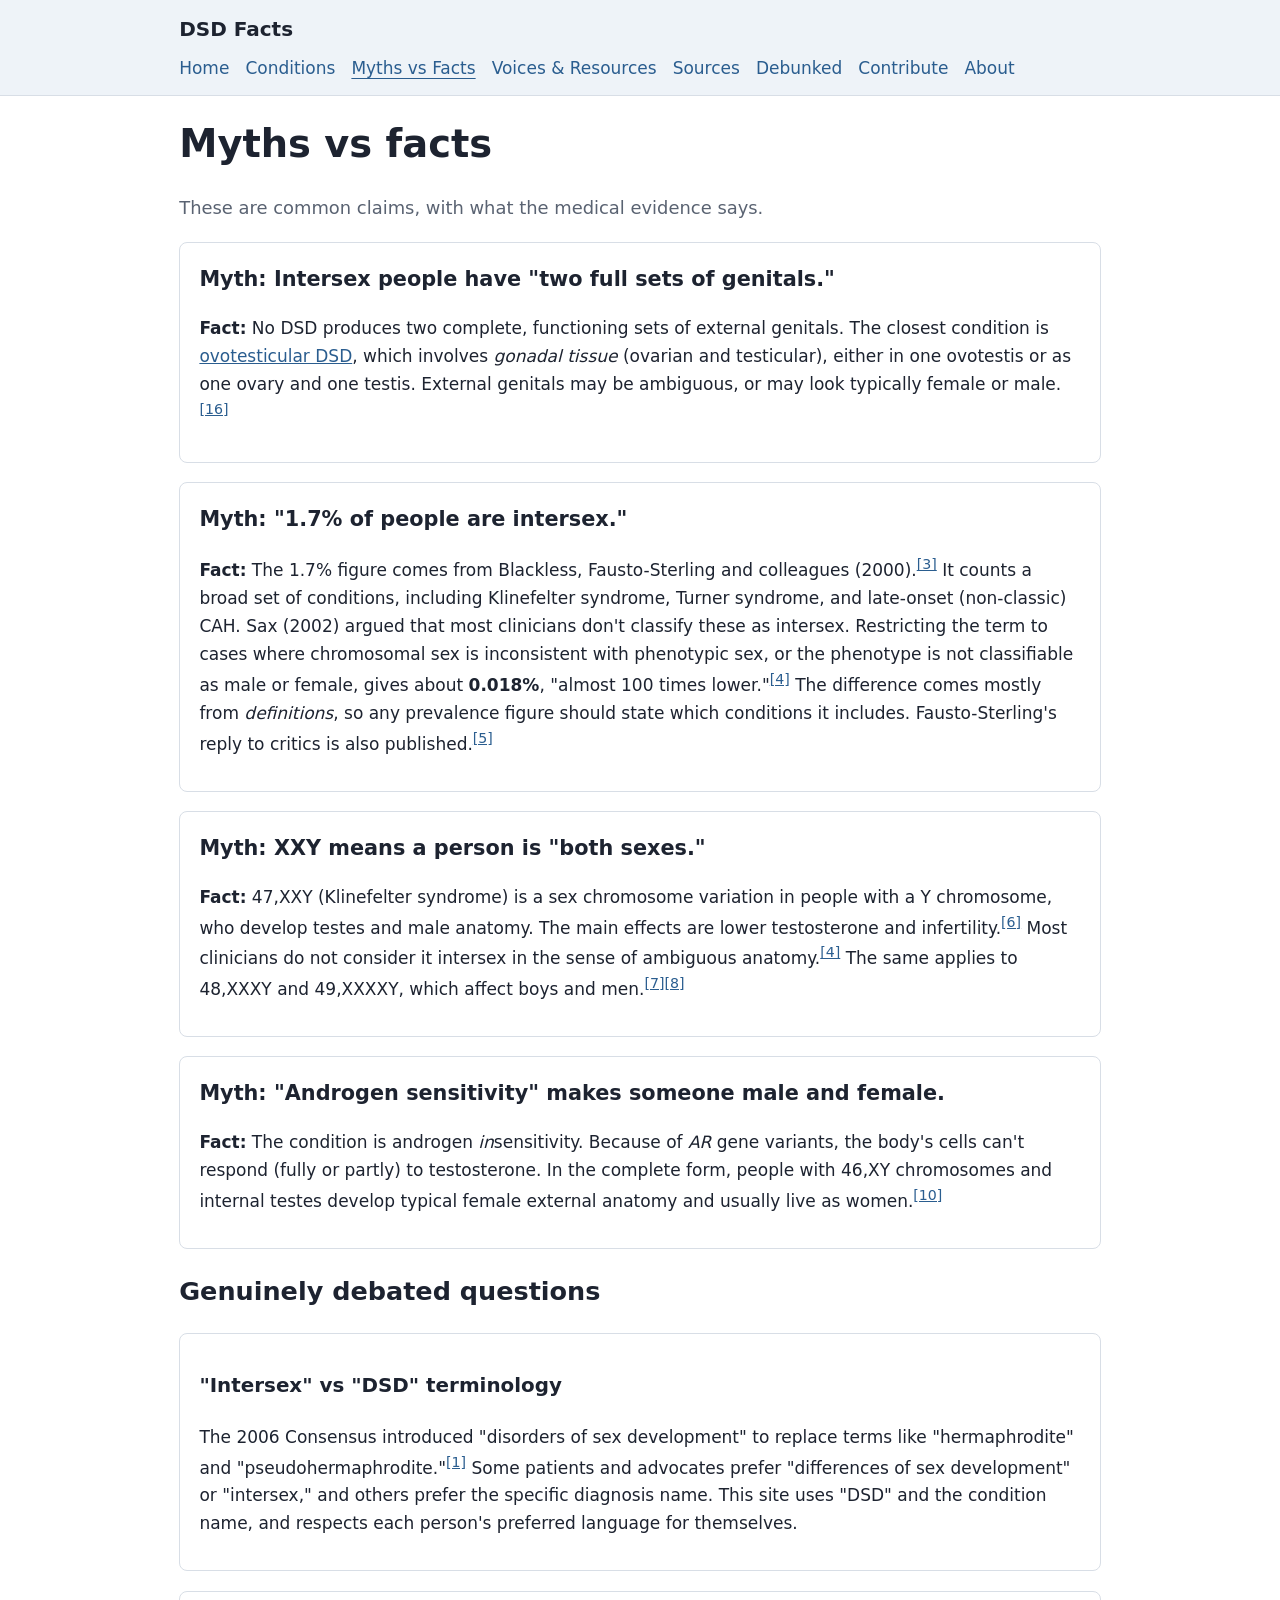
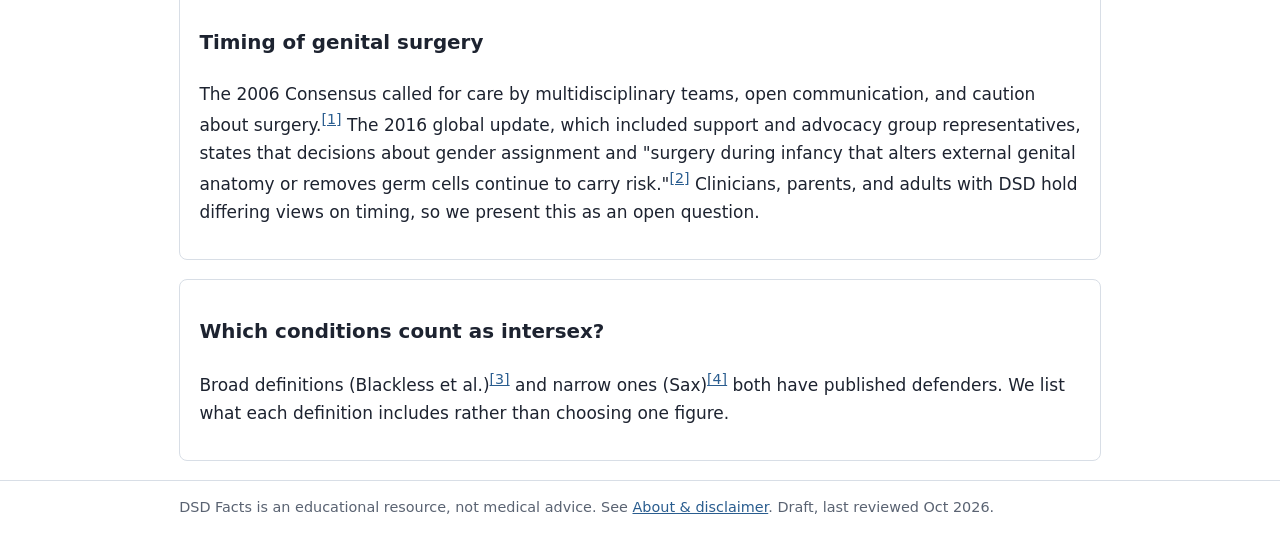
<file: myths.html>
<!doctype html><html lang="en"><head><meta charset="utf-8"><meta name="viewport" content="width=device-width,initial-scale=1">
<title>Myths vs Facts | DSD Facts</title><meta name="description" content="Evidence-based information about disorders of sex development (DSD).">
<link rel="stylesheet" href="style.css"></head><body><a class="skip" href="#main">Skip to content</a>
<header><div class="wrap"><a class="brand" href="index.html">DSD Facts</a><nav aria-label="Main"><ul><li><a href="index.html">Home</a></li><li><a href="conditions.html">Conditions</a></li><li><a href="myths.html" aria-current="page">Myths vs Facts</a></li><li><a href="voices.html">Voices &amp; Resources</a></li><li><a href="sources.html">Sources</a></li><li><a href="debunked.html">Debunked</a></li><li><a href="contribute.html">Contribute</a></li><li><a href="about.html">About</a></li></ul></nav></div></header>
<main id="main" class="wrap"><h1>Myths vs facts</h1><p class="lead">These are common claims, with what the medical evidence says.</p>
<article class="myth"><h2>Myth: Intersex people have "two full sets of genitals."</h2><p><strong>Fact:</strong> No DSD produces two complete, functioning sets of external genitals. The closest condition is <a href="conditions.html#c8">ovotesticular DSD</a>, which involves <em>gonadal tissue</em> (ovarian and testicular), either in one ovotestis or as one ovary and one testis. External genitals may be ambiguous, or may look typically female or male.<sup><a href="sources.html#ency">[16]</a></sup></p></article>
<article class="myth"><h2>Myth: "1.7% of people are intersex."</h2><p><strong>Fact:</strong> The 1.7% figure comes from Blackless, Fausto-Sterling and colleagues (2000).<sup><a href="sources.html#blackless">[3]</a></sup> It counts a broad set of conditions, including Klinefelter syndrome, Turner syndrome, and late-onset (non-classic) CAH. Sax (2002) argued that most clinicians don't classify these as intersex. Restricting the term to cases where chromosomal sex is inconsistent with phenotypic sex, or the phenotype is not classifiable as male or female, gives about <strong>0.018%</strong>, "almost 100 times lower."<sup><a href="sources.html#sax">[4]</a></sup> The difference comes mostly from <em>definitions</em>, so any prevalence figure should state which conditions it includes. Fausto-Sterling's reply to critics is also published.<sup><a href="sources.html#hull">[5]</a></sup></p></article>
<article class="myth"><h2>Myth: XXY means a person is "both sexes."</h2><p><strong>Fact:</strong> 47,XXY (Klinefelter syndrome) is a sex chromosome variation in people with a Y chromosome, who develop testes and male anatomy. The main effects are lower testosterone and infertility.<sup><a href="sources.html#ks">[6]</a></sup> Most clinicians do not consider it intersex in the sense of ambiguous anatomy.<sup><a href="sources.html#sax">[4]</a></sup> The same applies to 48,XXXY and 49,XXXXY, which affect boys and men.<sup><a href="sources.html#xxxy">[7]</a></sup><sup><a href="sources.html#xxxxy">[8]</a></sup></p></article>
<article class="myth"><h2>Myth: "Androgen sensitivity" makes someone male and female.</h2><p><strong>Fact:</strong> The condition is androgen <em>in</em>sensitivity. Because of <em>AR</em> gene variants, the body's cells can't respond (fully or partly) to testosterone. In the complete form, people with 46,XY chromosomes and internal testes develop typical female external anatomy and usually live as women.<sup><a href="sources.html#ais">[10]</a></sup></p></article>
<section id="debated"><h2>Genuinely debated questions</h2>
<article class="myth"><h3>"Intersex" vs "DSD" terminology</h3><p>The 2006 Consensus introduced "disorders of sex development" to replace terms like "hermaphrodite" and "pseudohermaphrodite."<sup><a href="sources.html#lee2006">[1]</a></sup> Some patients and advocates prefer "differences of sex development" or "intersex," and others prefer the specific diagnosis name. This site uses "DSD" and the condition name, and respects each person's preferred language for themselves.</p></article>
<article class="myth"><h3>Timing of genital surgery</h3><p>The 2006 Consensus called for care by multidisciplinary teams, open communication, and caution about surgery.<sup><a href="sources.html#lee2006">[1]</a></sup> The 2016 global update, which included support and advocacy group representatives, states that decisions about gender assignment and "surgery during infancy that alters external genital anatomy or removes germ cells continue to carry risk."<sup><a href="sources.html#lee2016">[2]</a></sup> Clinicians, parents, and adults with DSD hold differing views on timing, so we present this as an open question.</p></article>
<article class="myth"><h3>Which conditions count as intersex?</h3><p>Broad definitions (Blackless et al.)<sup><a href="sources.html#blackless">[3]</a></sup> and narrow ones (Sax)<sup><a href="sources.html#sax">[4]</a></sup> both have published defenders. We list what each definition includes rather than choosing one figure.</p></article></section></main>
<footer><div class="wrap"><p>DSD Facts is an educational resource, not medical advice. See <a href="about.html">About &amp; disclaimer</a>. Draft, last reviewed Oct 2026.</p></div></footer></body></html>
</file>
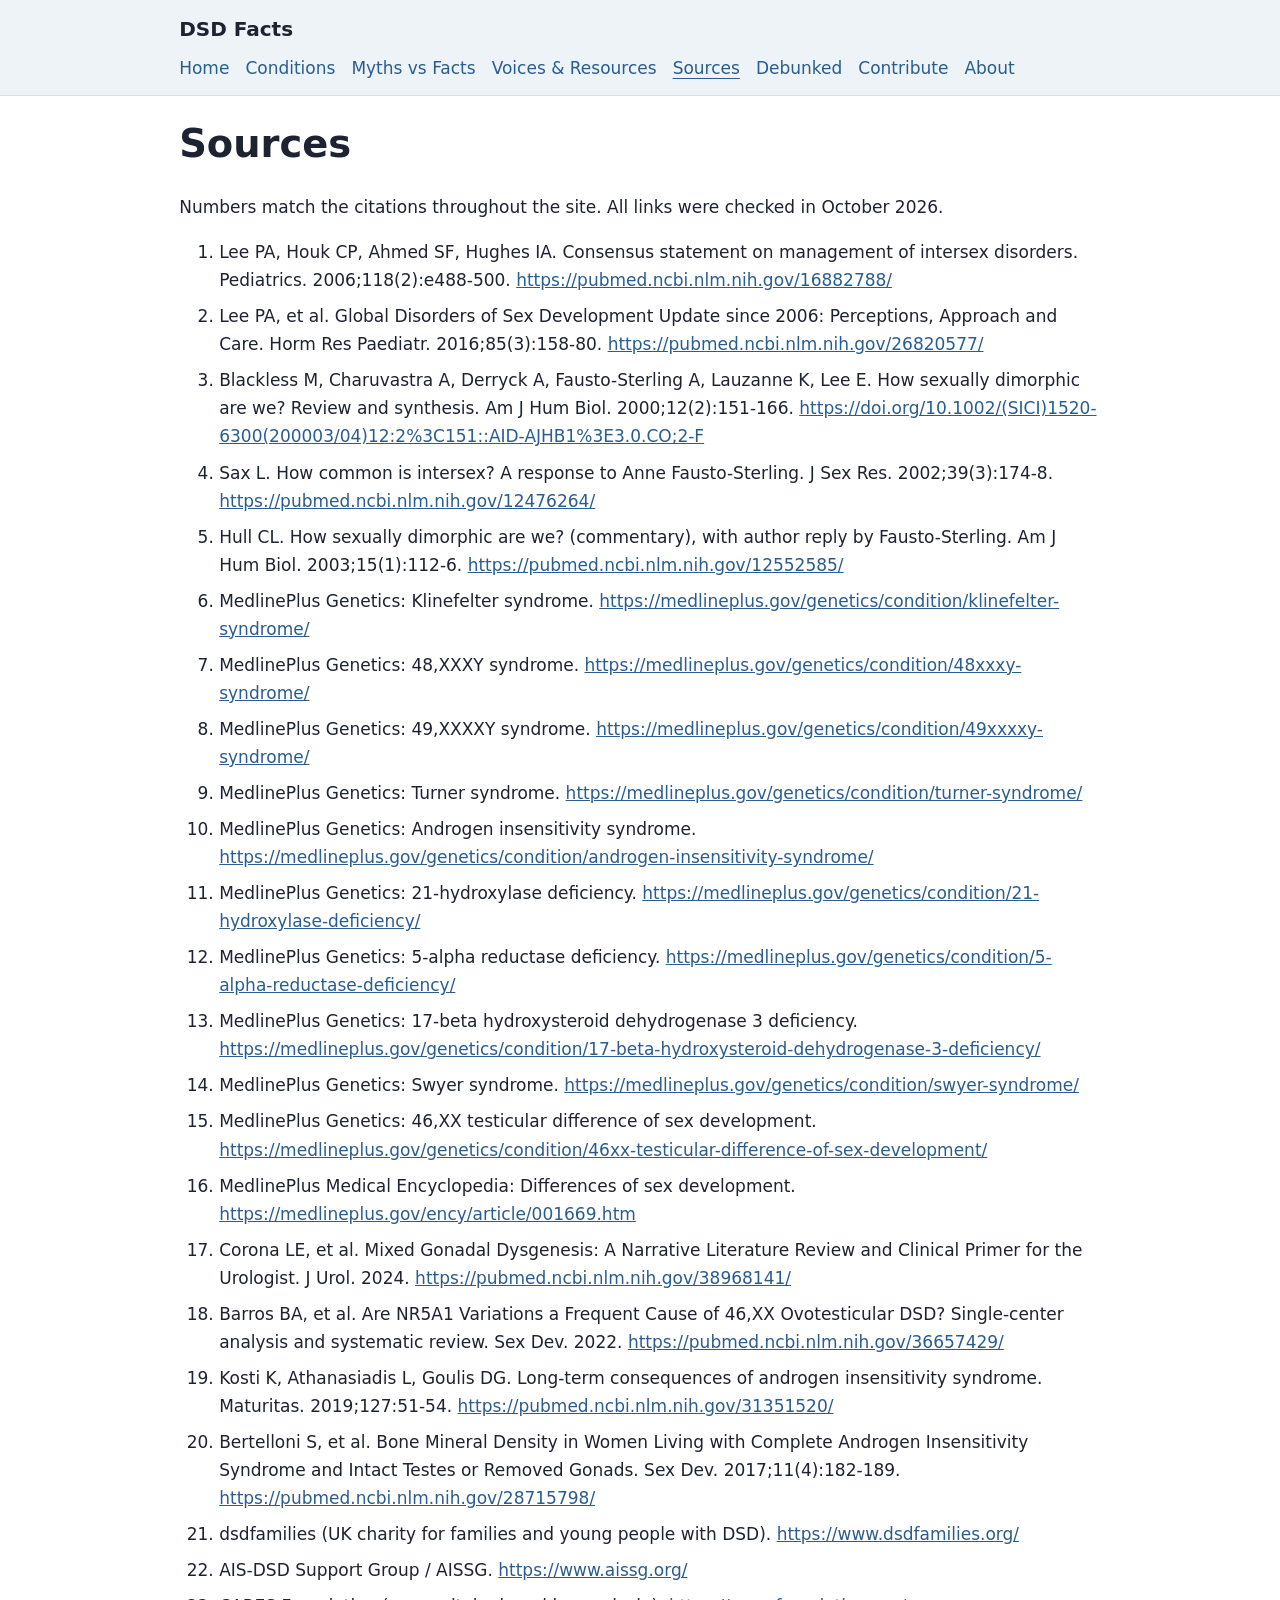
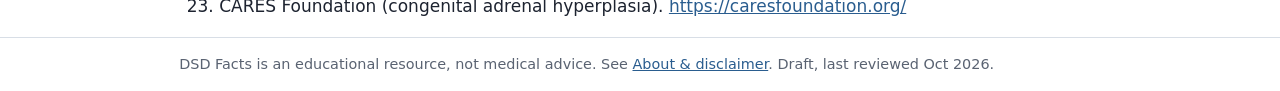
<file: sources.html>
<!doctype html><html lang="en"><head><meta charset="utf-8"><meta name="viewport" content="width=device-width,initial-scale=1">
<title>Sources | DSD Facts</title><meta name="description" content="Evidence-based information about disorders of sex development (DSD).">
<link rel="stylesheet" href="style.css"></head><body><a class="skip" href="#main">Skip to content</a>
<header><div class="wrap"><a class="brand" href="index.html">DSD Facts</a><nav aria-label="Main"><ul><li><a href="index.html">Home</a></li><li><a href="conditions.html">Conditions</a></li><li><a href="myths.html">Myths vs Facts</a></li><li><a href="voices.html">Voices &amp; Resources</a></li><li><a href="sources.html" aria-current="page">Sources</a></li><li><a href="debunked.html">Debunked</a></li><li><a href="contribute.html">Contribute</a></li><li><a href="about.html">About</a></li></ul></nav></div></header>
<main id="main" class="wrap"><h1>Sources</h1><p>Numbers match the citations throughout the site. All links were checked in October 2026.</p><ol class="bib"><li id="lee2006">Lee PA, Houk CP, Ahmed SF, Hughes IA. Consensus statement on management of intersex disorders. Pediatrics. 2006;118(2):e488-500. <a href="https://pubmed.ncbi.nlm.nih.gov/16882788/">https://pubmed.ncbi.nlm.nih.gov/16882788/</a></li><li id="lee2016">Lee PA, et al. Global Disorders of Sex Development Update since 2006: Perceptions, Approach and Care. Horm Res Paediatr. 2016;85(3):158-80. <a href="https://pubmed.ncbi.nlm.nih.gov/26820577/">https://pubmed.ncbi.nlm.nih.gov/26820577/</a></li><li id="blackless">Blackless M, Charuvastra A, Derryck A, Fausto-Sterling A, Lauzanne K, Lee E. How sexually dimorphic are we? Review and synthesis. Am J Hum Biol. 2000;12(2):151-166. <a href="https://doi.org/10.1002/(SICI)1520-6300(200003/04)12:2%3C151::AID-AJHB1%3E3.0.CO;2-F">https://doi.org/10.1002/(SICI)1520-6300(200003/04)12:2%3C151::AID-AJHB1%3E3.0.CO;2-F</a></li><li id="sax">Sax L. How common is intersex? A response to Anne Fausto-Sterling. J Sex Res. 2002;39(3):174-8. <a href="https://pubmed.ncbi.nlm.nih.gov/12476264/">https://pubmed.ncbi.nlm.nih.gov/12476264/</a></li><li id="hull">Hull CL. How sexually dimorphic are we? (commentary), with author reply by Fausto-Sterling. Am J Hum Biol. 2003;15(1):112-6. <a href="https://pubmed.ncbi.nlm.nih.gov/12552585/">https://pubmed.ncbi.nlm.nih.gov/12552585/</a></li><li id="ks">MedlinePlus Genetics: Klinefelter syndrome. <a href="https://medlineplus.gov/genetics/condition/klinefelter-syndrome/">https://medlineplus.gov/genetics/condition/klinefelter-syndrome/</a></li><li id="xxxy">MedlinePlus Genetics: 48,XXXY syndrome. <a href="https://medlineplus.gov/genetics/condition/48xxxy-syndrome/">https://medlineplus.gov/genetics/condition/48xxxy-syndrome/</a></li><li id="xxxxy">MedlinePlus Genetics: 49,XXXXY syndrome. <a href="https://medlineplus.gov/genetics/condition/49xxxxy-syndrome/">https://medlineplus.gov/genetics/condition/49xxxxy-syndrome/</a></li><li id="ts">MedlinePlus Genetics: Turner syndrome. <a href="https://medlineplus.gov/genetics/condition/turner-syndrome/">https://medlineplus.gov/genetics/condition/turner-syndrome/</a></li><li id="ais">MedlinePlus Genetics: Androgen insensitivity syndrome. <a href="https://medlineplus.gov/genetics/condition/androgen-insensitivity-syndrome/">https://medlineplus.gov/genetics/condition/androgen-insensitivity-syndrome/</a></li><li id="cah">MedlinePlus Genetics: 21-hydroxylase deficiency. <a href="https://medlineplus.gov/genetics/condition/21-hydroxylase-deficiency/">https://medlineplus.gov/genetics/condition/21-hydroxylase-deficiency/</a></li><li id="5ard">MedlinePlus Genetics: 5-alpha reductase deficiency. <a href="https://medlineplus.gov/genetics/condition/5-alpha-reductase-deficiency/">https://medlineplus.gov/genetics/condition/5-alpha-reductase-deficiency/</a></li><li id="17b">MedlinePlus Genetics: 17-beta hydroxysteroid dehydrogenase 3 deficiency. <a href="https://medlineplus.gov/genetics/condition/17-beta-hydroxysteroid-dehydrogenase-3-deficiency/">https://medlineplus.gov/genetics/condition/17-beta-hydroxysteroid-dehydrogenase-3-deficiency/</a></li><li id="swyer">MedlinePlus Genetics: Swyer syndrome. <a href="https://medlineplus.gov/genetics/condition/swyer-syndrome/">https://medlineplus.gov/genetics/condition/swyer-syndrome/</a></li><li id="xxt">MedlinePlus Genetics: 46,XX testicular difference of sex development. <a href="https://medlineplus.gov/genetics/condition/46xx-testicular-difference-of-sex-development/">https://medlineplus.gov/genetics/condition/46xx-testicular-difference-of-sex-development/</a></li><li id="ency">MedlinePlus Medical Encyclopedia: Differences of sex development. <a href="https://medlineplus.gov/ency/article/001669.htm">https://medlineplus.gov/ency/article/001669.htm</a></li><li id="mgd">Corona LE, et al. Mixed Gonadal Dysgenesis: A Narrative Literature Review and Clinical Primer for the Urologist. J Urol. 2024. <a href="https://pubmed.ncbi.nlm.nih.gov/38968141/">https://pubmed.ncbi.nlm.nih.gov/38968141/</a></li><li id="ovo">Barros BA, et al. Are NR5A1 Variations a Frequent Cause of 46,XX Ovotesticular DSD? Single-center analysis and systematic review. Sex Dev. 2022. <a href="https://pubmed.ncbi.nlm.nih.gov/36657429/">https://pubmed.ncbi.nlm.nih.gov/36657429/</a></li><li id="kosti">Kosti K, Athanasiadis L, Goulis DG. Long-term consequences of androgen insensitivity syndrome. Maturitas. 2019;127:51-54. <a href="https://pubmed.ncbi.nlm.nih.gov/31351520/">https://pubmed.ncbi.nlm.nih.gov/31351520/</a></li><li id="bertelloni">Bertelloni S, et al. Bone Mineral Density in Women Living with Complete Androgen Insensitivity Syndrome and Intact Testes or Removed Gonads. Sex Dev. 2017;11(4):182-189. <a href="https://pubmed.ncbi.nlm.nih.gov/28715798/">https://pubmed.ncbi.nlm.nih.gov/28715798/</a></li><li id="dsdf">dsdfamilies (UK charity for families and young people with DSD). <a href="https://www.dsdfamilies.org/">https://www.dsdfamilies.org/</a></li><li id="aissg">AIS-DSD Support Group / AISSG. <a href="https://www.aissg.org/">https://www.aissg.org/</a></li><li id="cares">CARES Foundation (congenital adrenal hyperplasia). <a href="https://caresfoundation.org/">https://caresfoundation.org/</a></li></ol></main>
<footer><div class="wrap"><p>DSD Facts is an educational resource, not medical advice. See <a href="about.html">About &amp; disclaimer</a>. Draft, last reviewed Oct 2026.</p></div></footer></body></html>
</file>
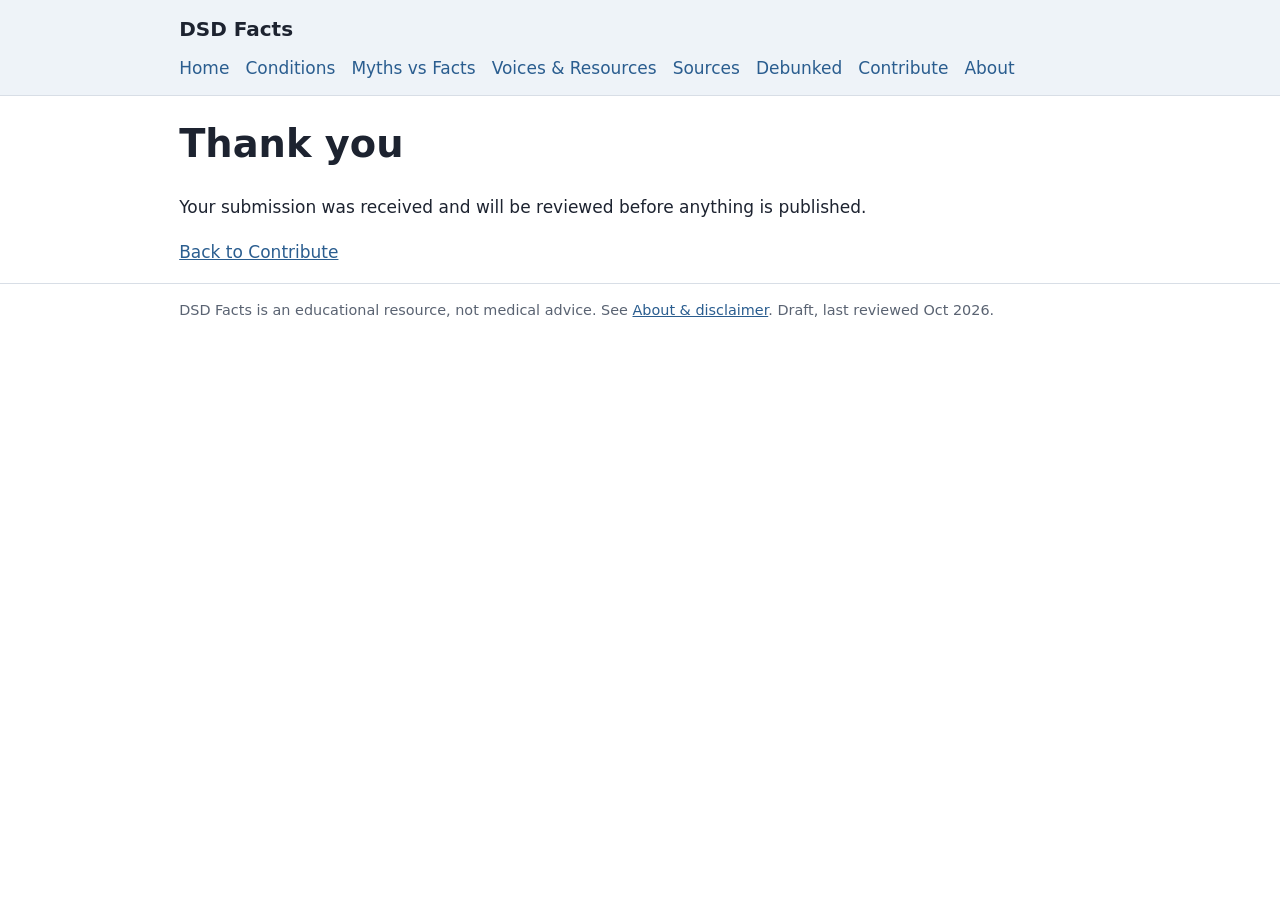
<file: thanks.html>
<!doctype html><html lang="en"><head><meta charset="utf-8"><meta name="viewport" content="width=device-width,initial-scale=1">
<title>Thank you | DSD Facts</title><meta name="description" content="Evidence-based information about disorders of sex development (DSD).">
<link rel="stylesheet" href="style.css"></head><body><a class="skip" href="#main">Skip to content</a>
<header><div class="wrap"><a class="brand" href="index.html">DSD Facts</a><nav aria-label="Main"><ul><li><a href="index.html">Home</a></li><li><a href="conditions.html">Conditions</a></li><li><a href="myths.html">Myths vs Facts</a></li><li><a href="voices.html">Voices &amp; Resources</a></li><li><a href="sources.html">Sources</a></li><li><a href="debunked.html">Debunked</a></li><li><a href="contribute.html">Contribute</a></li><li><a href="about.html">About</a></li></ul></nav></div></header>
<main id="main" class="wrap"><h1>Thank you</h1><p>Your submission was received and will be reviewed before anything is published.</p><p><a href="contribute.html">Back to Contribute</a></p></main>
<footer><div class="wrap"><p>DSD Facts is an educational resource, not medical advice. See <a href="about.html">About &amp; disclaimer</a>. Draft, last reviewed Oct 2026.</p></div></footer></body></html>
</file>
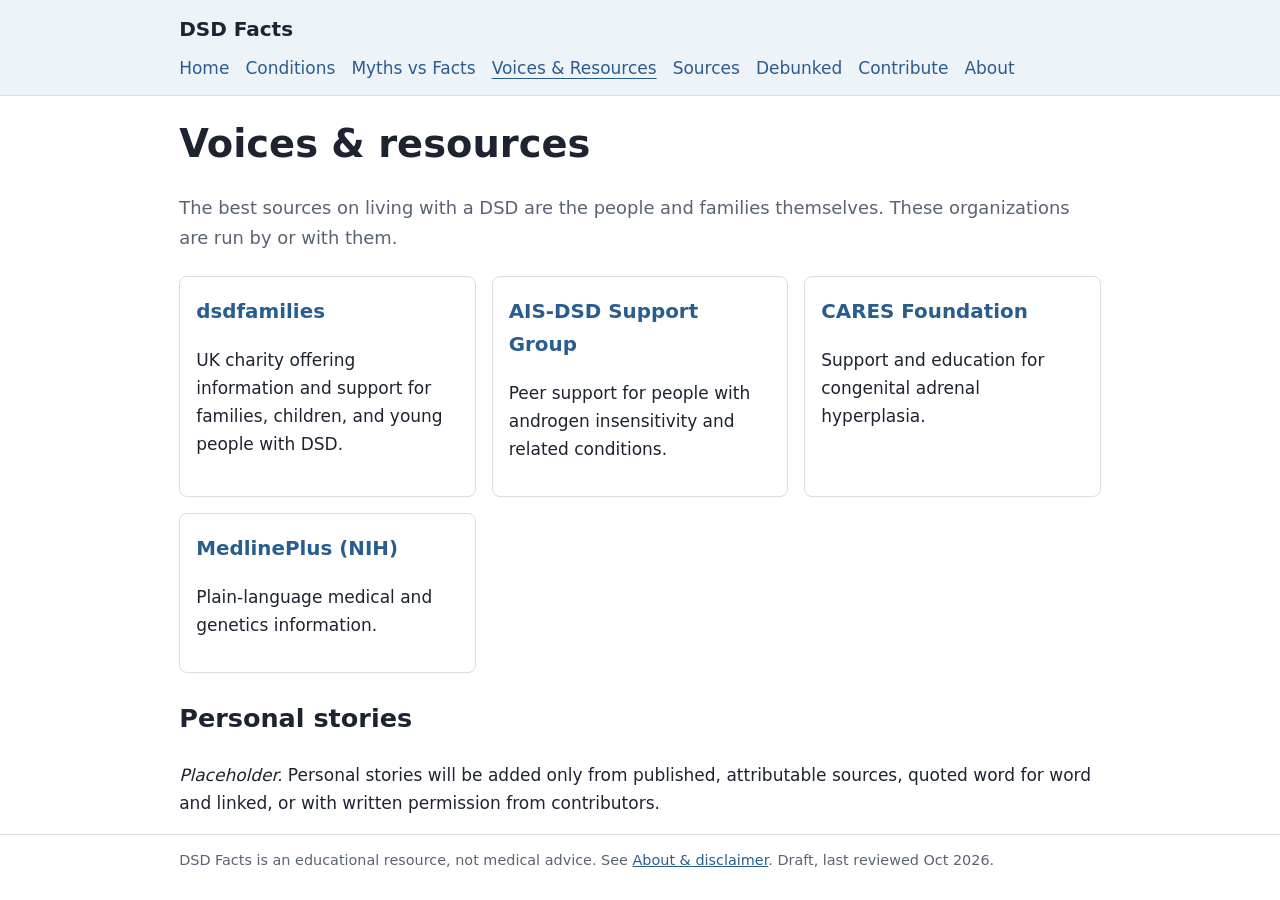
<file: voices.html>
<!doctype html><html lang="en"><head><meta charset="utf-8"><meta name="viewport" content="width=device-width,initial-scale=1">
<title>Voices & Resources | DSD Facts</title><meta name="description" content="Evidence-based information about disorders of sex development (DSD).">
<link rel="stylesheet" href="style.css"></head><body><a class="skip" href="#main">Skip to content</a>
<header><div class="wrap"><a class="brand" href="index.html">DSD Facts</a><nav aria-label="Main"><ul><li><a href="index.html">Home</a></li><li><a href="conditions.html">Conditions</a></li><li><a href="myths.html">Myths vs Facts</a></li><li><a href="voices.html" aria-current="page">Voices &amp; Resources</a></li><li><a href="sources.html">Sources</a></li><li><a href="debunked.html">Debunked</a></li><li><a href="contribute.html">Contribute</a></li><li><a href="about.html">About</a></li></ul></nav></div></header>
<main id="main" class="wrap"><h1>Voices &amp; resources</h1><p class="lead">The best sources on living with a DSD are the people and families themselves. These organizations are run by or with them.</p>
<div class="cards">
<a class="card" href="https://www.dsdfamilies.org/"><h3>dsdfamilies</h3><p>UK charity offering information and support for families, children, and young people with DSD.</p></a>
<a class="card" href="https://www.aissg.org/"><h3>AIS-DSD Support Group</h3><p>Peer support for people with androgen insensitivity and related conditions.</p></a>
<a class="card" href="https://caresfoundation.org/"><h3>CARES Foundation</h3><p>Support and education for congenital adrenal hyperplasia.</p></a>
<a class="card" href="https://medlineplus.gov/"><h3>MedlinePlus (NIH)</h3><p>Plain-language medical and genetics information.</p></a></div>
<h2>Personal stories</h2><p><em>Placeholder.</em> Personal stories will be added only from published, attributable sources, quoted word for word and linked, or with written permission from contributors.</p></main>
<footer><div class="wrap"><p>DSD Facts is an educational resource, not medical advice. See <a href="about.html">About &amp; disclaimer</a>. Draft, last reviewed Oct 2026.</p></div></footer></body></html>
</file>
<file: style.css>
:root{--bg:#fff;--fg:#1d2330;--mut:#5a6372;--acc:#2a5d8f;--soft:#eef3f8;--bd:#d8dee6}
*{box-sizing:border-box}body{margin:0;font:17px/1.65 system-ui,-apple-system,Segoe UI,Roboto,sans-serif;color:var(--fg);background:var(--bg)}
.wrap{max-width:960px;margin:0 auto;padding:0 1.2rem}a{color:var(--acc)}
.skip{position:absolute;left:-999px}.skip:focus{left:1rem;top:1rem;background:#fff;padding:.5rem;z-index:9}
header{border-bottom:1px solid var(--bd);background:var(--soft)}header .wrap{display:flex;flex-wrap:wrap;align-items:center;justify-content:space-between;gap:.5rem;padding:.8rem 1.2rem}
.brand{font-weight:700;font-size:1.25rem;text-decoration:none;color:var(--fg)}nav ul{list-style:none;display:flex;flex-wrap:wrap;gap:.2rem 1rem;margin:0;padding:0}
nav a{text-decoration:none;font-weight:500}nav a[aria-current]{text-decoration:underline;text-underline-offset:4px}
main{padding:2rem 1.2rem 3rem}.hero{padding:1rem 0 1.5rem}h1{line-height:1.2;font-size:clamp(1.7rem,4vw,2.4rem)}.lead{font-size:1.12rem;color:var(--mut)}
.btn{display:inline-block;background:var(--acc);color:#fff;padding:.6rem 1.1rem;border-radius:6px;text-decoration:none;margin:.3rem .3rem 0 0}.btn.alt{background:#fff;color:var(--acc);border:2px solid var(--acc)}
.cards{display:grid;grid-template-columns:repeat(auto-fit,minmax(220px,1fr));gap:1rem;margin:1.5rem 0}.card{border:1px solid var(--bd);border-radius:8px;padding:1rem;text-decoration:none;color:var(--fg)}.card:hover,.card:focus{border-color:var(--acc)}.card h3{margin:.2rem 0;color:var(--acc)}
.cond,.myth{border:1px solid var(--bd);border-radius:8px;padding:1rem 1.2rem;margin:1.2rem 0}.cond h2,.myth h2{margin-top:.2rem;font-size:1.3rem}
dl{display:grid;grid-template-columns:11rem 1fr;gap:.4rem 1rem}dt{font-weight:600}dd{margin:0}@media(max-width:600px){dl{grid-template-columns:1fr}dd{margin-bottom:.5rem}}
.toc ul{columns:2;padding-left:1.2rem}@media(max-width:600px){.toc ul{columns:1}}.bib li{margin:.5rem 0;word-break:break-word}
.note{background:#fff8e6;border-left:4px solid #d9a400;padding:1rem}footer{border-top:1px solid var(--bd);color:var(--mut);font-size:.9rem}
a:focus-visible{outline:3px solid #f2a900;outline-offset:2px}
.formbox{border:1px solid var(--bd);border-radius:8px;padding:1rem 1.2rem;margin:1.5rem 0}
form label{display:block;font-weight:600;margin:.8rem 0}form input:not([type=file]),form textarea{display:block;width:100%;font:inherit;padding:.5rem;border:1px solid #9aa5b1;border-radius:6px;margin-top:.3rem;font-weight:400}
.hp{position:absolute;left:-9999px}.fn{color:var(--mut)}
.hint{display:block;font-weight:400;color:var(--mut);font-size:.95rem}.shot{max-width:100%;height:auto;border:1px solid var(--bd);border-radius:6px}
</file>
